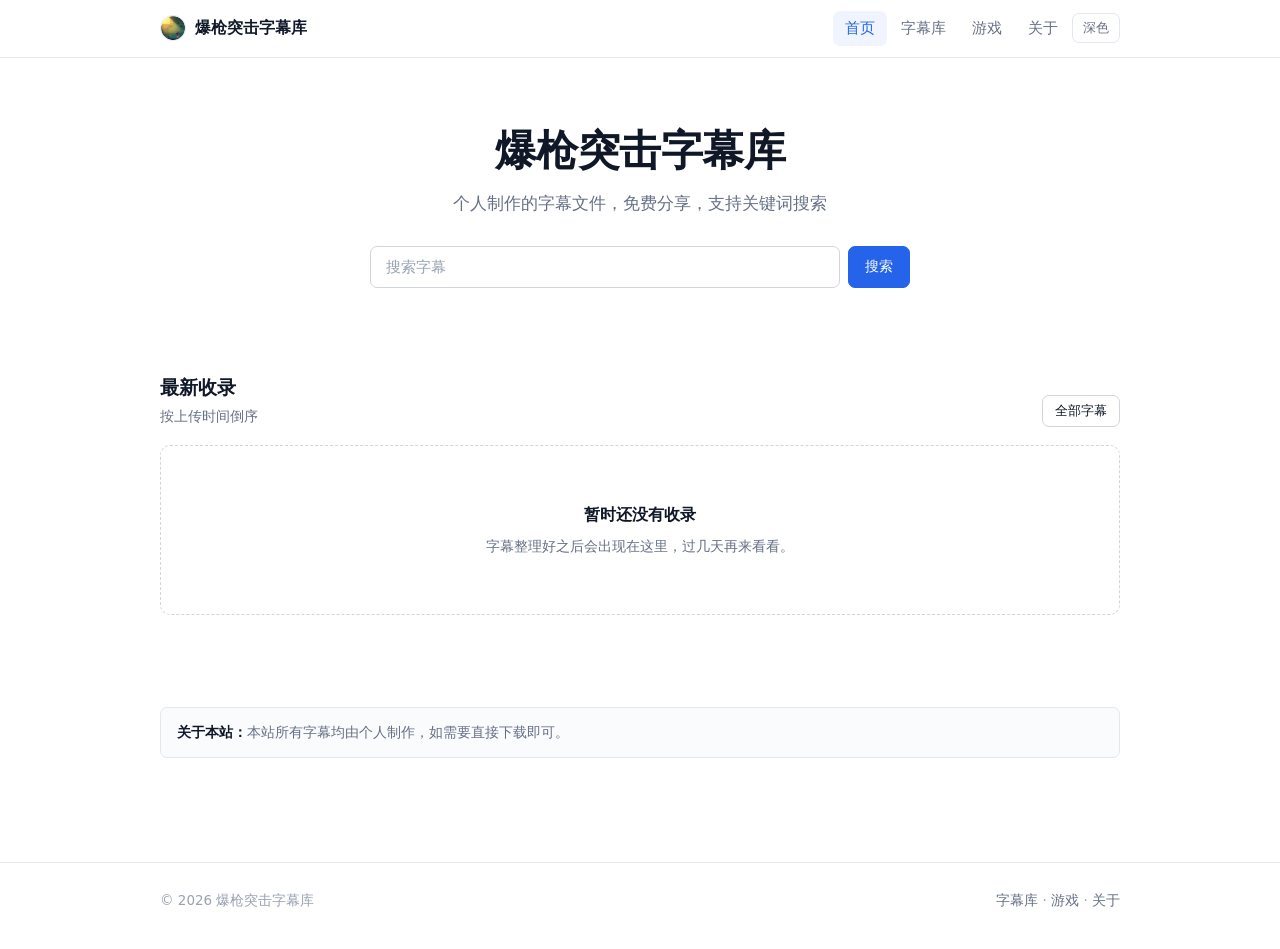
<file: index.html>
<!DOCTYPE html>
<html lang="zh-CN" data-theme="light">
<head>
<meta charset="UTF-8">
<meta name="viewport" content="width=device-width, initial-scale=1">
<title>爆枪突击字幕库</title>
<meta name="description" content="爆枪突击字幕库 —— 整理好的字幕文件，支持关键词搜索，点一下直接下载。">
<meta name="keywords" content="爆枪突击,字幕,字幕下载,ASS字幕,SRT字幕">
<link rel="canonical" href="https://bqtj.top/">

<meta property="og:type" content="website">
<meta property="og:title" content="爆枪突击字幕库">
<meta property="og:description" content="整理好的爆枪突击字幕文件，点一下直接下载。">
<meta property="og:url" content="https://bqtj.top/">
<meta property="og:image" content="https://bqtj.top/assets/img/favicon-180.png">
<meta name="twitter:card" content="summary">

<link rel="icon" type="image/png" sizes="32x32" href="/assets/img/favicon-32.png">
<link rel="apple-touch-icon" sizes="180x180" href="/assets/img/favicon-180.png">
<link rel="stylesheet" href="/assets/css/style.css?v=26">
<script>
/* 把字幕库索引的请求提前发出去，与 CSS/JS 并行下载。
   否则它要等脚本都就绪后才能发出，白白多等一个往返（实测国内大概 250ms+）。
   页面脚本会用 site.js 里的 loadJSON 复用这个 Promise。
   不带 no-cache：让浏览器 / EdgeOne 的 60 秒缓存生效 —— 否则每次导航都要多一次
   往返（实测 172–582ms）。要立刻看新数据按 Ctrl+F5。 */
window.__subsJson = fetch('/assets/data/subs.json');
</script>
</head>
<body>

<header class="site-header">
  <div class="container">
    <a class="brand" href="https://space.bilibili.com/1421373636" target="_blank" rel="noopener" title="爆枪突击的 B 站主页">
      <img class="brand-logo" src="/assets/img/logo.png" alt="">
      <span>爆枪突击字幕库</span>
    </a>
    <button class="icon-btn nav-toggle" id="navToggle" aria-label="菜单">菜单</button>
    <nav class="nav" id="siteNav">
      <a href="/" data-nav="home">首页</a>
      <a href="/subs/" data-nav="subs">字幕库</a>
      <a href="/games/" data-nav="games">游戏</a>
      <a href="/about" data-nav="about">关于</a>
      <button class="icon-btn" id="themeBtn" aria-label="切换主题">深色</button>
    </nav>
  </div>
</header>

<main>

  <!-- ============================ 首屏 ============================ -->
  <section class="hero">
    <div class="container">
      <h1>爆枪突击字幕库</h1>
      <p class="lead">
        个人制作的字幕文件，免费分享，支持关键词搜索
      </p>

      <form class="hero-search" action="/subs/" method="get">
        <input type="search" name="q" placeholder="搜索字幕" autocomplete="off" aria-label="搜索字幕">
        <button class="btn btn-primary" type="submit">搜索</button>
      </form>

      <!-- 首页不放「上一页 / 下一页」：首页是全站的起点，退回这里就重新开始记
           （见 site.js 的 navEnter），所以这里没有上一个/下一个可去 -->
    </div>
  </section>

  <!-- ============================ 最新收录 ============================ -->
  <section class="section">
    <div class="container">
      <div class="section-head">
        <div>
          <h2>最新收录</h2>
          <p class="sub">按上传时间倒序</p>
        </div>
        <a class="btn btn-sm" href="/subs/">全部字幕</a>
      </div>
      <div id="latestSubs"><div class="spinner"></div></div>
    </div>
  </section>

  <!-- ============================ 说明 ============================ -->
  <section class="section">
    <div class="container">
      <div class="notice">
        <div>
          <b>关于本站：</b>本站所有字幕均由个人制作，如需要直接下载即可。
        </div>
      </div>
    </div>
  </section>

</main>

<footer class="site-footer">
  <div class="container">
    <div>© <span data-year></span> 爆枪突击字幕库</div>
    <div>
      <a href="/subs/">字幕库</a> ·
      <a href="/games/">游戏</a> ·
      <a href="/about">关于</a>
    </div>
  </div>
</footer>

<script src="/assets/js/config.js?v=4"></script>
<script src="/assets/js/site.js?v=24"></script>
<script>
/* 首页：最新收录 */
(async function () {
  const $latest = document.getElementById('latestSubs');

  try {
    const data = await loadJSON('/assets/data/subs.json');
    const items = data.items || [];

    if (!items.length) {
      $latest.innerHTML = `<div class="empty"><h3>暂时还没有收录</h3>
        <p>字幕整理好之后会出现在这里，过几天再来看看。</p></div>`;
      return;
    }

    const recent = [...items]
      .sort((a, b) => String(b.mtime || '').localeCompare(String(a.mtime || '')))
      .slice(0, 8);

    $latest.className = 'file-list';
    /* 整行可点 → 字幕详情页，和字幕库完全一致（用户问「在首页为什么不能点击字幕」） */
    $latest.innerHTML = recent.map((f) => `
      <div class="file-row" data-href="${esc(subDetailUrl(f.path))}">
        ${f.thumb
          ? `<img class="file-thumb" src="${esc(fileUrl(f.thumbS || f.thumb))}" alt="" width="160" height="90" loading="lazy" decoding="async">`
          : `<div class="file-thumb placeholder ${esc(f.ext)}">${esc(f.ext)}</div>`}
        <div class="file-main">
          <a class="file-name" href="${esc(subDetailUrl(f.path))}">${esc(f.name)}</a>
          ${f.desc ? `<div class="file-desc">${esc(f.desc)}</div>` : ''}
          <div class="file-sub">
            <span>${humanSize(f.size)}</span>
            <span>·</span>
            <span>${relTime(f.mtime)}</span>
          </div>
        </div>
        <div class="file-actions">
          <a class="btn btn-sm btn-primary" href="${esc(fileUrl(f.path))}" download>下载</a>
          ${moreMenuHTML(f)}
        </div>
      </div>`).join('');

    bindRowClick($latest);
    bindMoreMenu($latest);
    bindCopyButtons($latest);
  } catch (err) {
    renderError($latest, err);
  }
})();
</script>
</body>
</html>
</file>
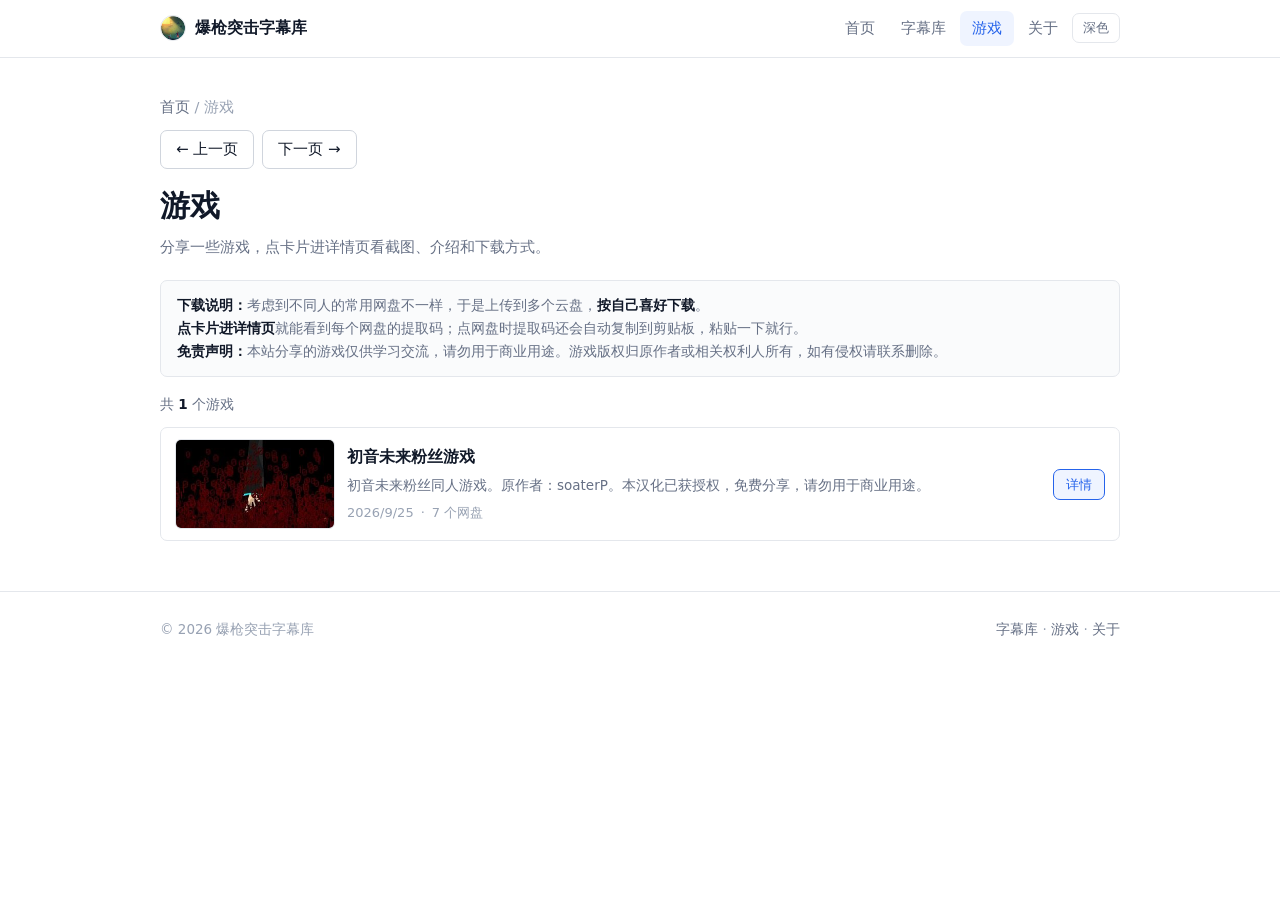
<file: games/index.html>
<!DOCTYPE html>
<html lang="zh-CN" data-theme="light">
<head>
<meta charset="UTF-8">
<meta name="viewport" content="width=device-width, initial-scale=1">
<title>游戏 · 爆枪突击字幕库</title>
<meta name="description" content="分享一些游戏，放在云盘，按自己喜好下载。">
<meta name="keywords" content="爆枪突击,小游戏,游戏下载">
<link rel="canonical" href="https://bqtj.top/games/">

<link rel="icon" type="image/png" sizes="32x32" href="/assets/img/favicon-32.png">
<link rel="apple-touch-icon" sizes="180x180" href="/assets/img/favicon-180.png">
<link rel="stylesheet" href="/assets/css/style.css?v=26">
<script>
/* 提前请求游戏索引，与 CSS/JS 并行（见首页里的同一段注释） */
window.__gamesJson = fetch('/assets/data/games.json');
</script>
</head>
<body>

<header class="site-header">
  <div class="container">
    <a class="brand" href="https://space.bilibili.com/1421373636" target="_blank" rel="noopener" title="爆枪突击的 B 站主页">
      <img class="brand-logo" src="/assets/img/logo.png" alt="">
      <span>爆枪突击字幕库</span>
    </a>
    <button class="icon-btn nav-toggle" id="navToggle" aria-label="菜单">菜单</button>
    <nav class="nav" id="siteNav">
      <a href="/" data-nav="home">首页</a>
      <a href="/subs/" data-nav="subs">字幕库</a>
      <a href="/games/" data-nav="games">游戏</a>
      <a href="/about" data-nav="about">关于</a>
      <button class="icon-btn" id="themeBtn" aria-label="切换主题">深色</button>
    </nav>
  </div>
</header>

<main>
  <div class="container">
    <div class="page-head">
      <div class="breadcrumb"><a href="/">首页</a> / 游戏</div>
      <div class="hist-nav">
        <button class="hist-btn" type="button" data-hist="back" title="回上一个页面">← 上一页</button>
        <button class="hist-btn" type="button" data-hist="forward" title="前进到下一个页面">下一页 →</button>
      </div>
      <h1>游戏</h1>
      <p>分享一些游戏，点卡片进详情页看截图、介绍和下载方式。</p>
    </div>
  </div>

  <!-- 列表上已经没有下载按钮了（都得进详情页），这里先把怎么下载讲清楚 -->
  <div class="container">
    <div class="notice">
      <div>
        <b>下载说明：</b>考虑到不同人的常用网盘不一样，于是上传到多个云盘，<b>按自己喜好下载</b>。<br>
        <b>点卡片进详情页</b>就能看到每个网盘的提取码；点网盘时提取码还会自动复制到剪贴板，粘贴一下就行。<br>
        <b>免责声明：</b>本站分享的游戏仅供学习交流，请勿用于商业用途。游戏版权归原作者或相关权利人所有，如有侵权请联系删除。
      </div>
    </div>
  </div>

  <div class="container">
    <div class="result-info" id="gameInfo">加载中…</div>
    <div class="game-list" id="gameList"><div class="spinner"></div></div>
  </div>
</main>

<footer class="site-footer">
  <div class="container">
    <div>© <span data-year></span> 爆枪突击字幕库</div>
    <div>
      <a href="/subs/">字幕库</a> ·
      <a href="/games/">游戏</a> ·
      <a href="/about">关于</a>
    </div>
  </div>
</footer>

<!-- 截图和放大查看都移到了详情页（/games/detail.html?id=xxx），列表里不再需要灯箱 -->

<script src="/assets/js/config.js?v=4"></script>
<script src="/assets/js/site.js?v=24"></script>
<script src="/assets/js/games.js?v=10"></script>
</body>
</html>
</file>
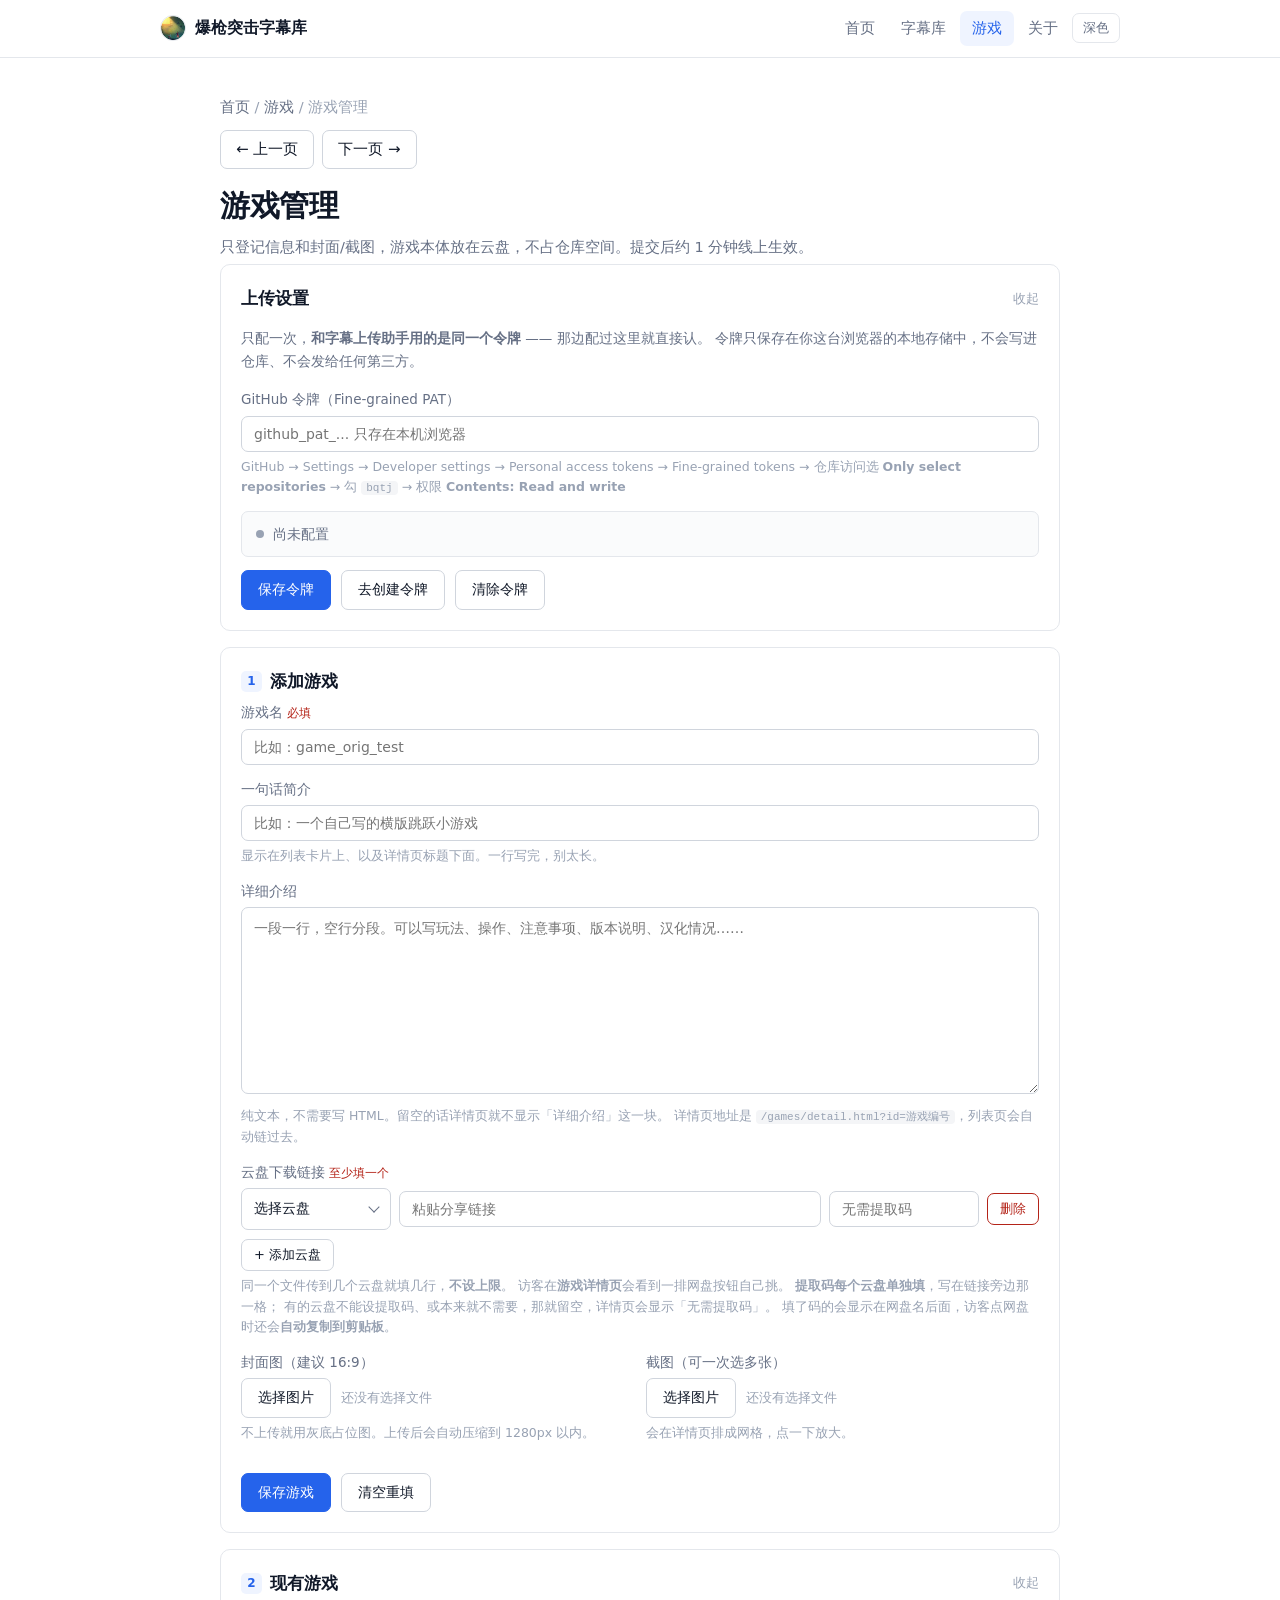
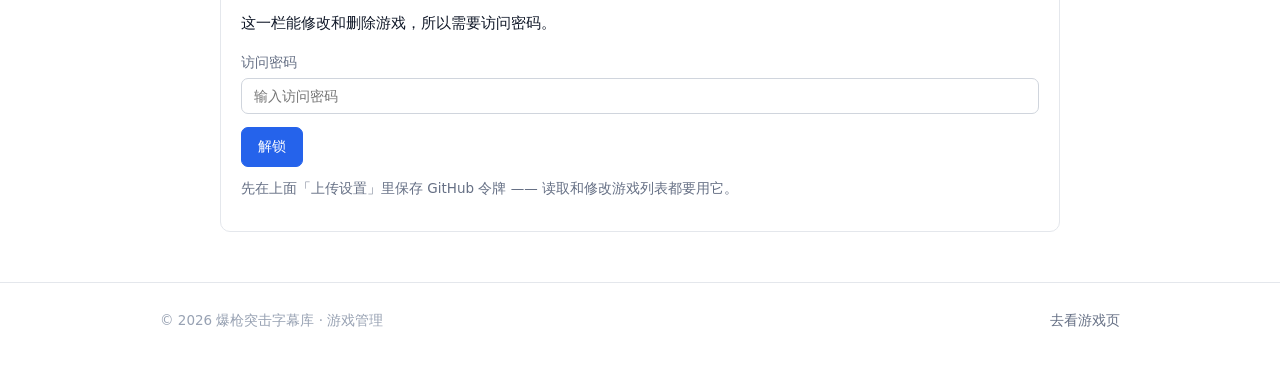
<file: games/admin/index.html>
<!DOCTYPE html>
<html lang="zh-CN" data-theme="light">
<head>
<meta charset="UTF-8">
<meta name="viewport" content="width=device-width, initial-scale=1">
<title>游戏管理 · 爆枪突击字幕库</title>
<meta name="robots" content="noindex, nofollow, noarchive">
<link rel="icon" type="image/png" sizes="32x32" href="/assets/img/favicon-32.png">
<link rel="apple-touch-icon" sizes="180x180" href="/assets/img/favicon-180.png">
<link rel="stylesheet" href="/assets/css/style.css?v=26">
</head>
<body>

<header class="site-header">
  <div class="container">
    <a class="brand" href="https://space.bilibili.com/1421373636" target="_blank" rel="noopener" title="爆枪突击的 B 站主页">
      <img class="brand-logo" src="/assets/img/logo.png" alt="">
      <span>爆枪突击字幕库</span>
    </a>
    <button class="icon-btn nav-toggle" id="navToggle" aria-label="菜单">菜单</button>
    <nav class="nav" id="siteNav">
      <a href="/" data-nav="home">首页</a>
      <a href="/subs/" data-nav="subs">字幕库</a>
      <a href="/games/" data-nav="games">游戏</a>
      <a href="/about" data-nav="about">关于</a>
      <button class="icon-btn" id="themeBtn" aria-label="切换主题">深色</button>
    </nav>
  </div>
</header>

<main class="admin-wrap">

  <div class="page-head">
    <div class="breadcrumb"><a href="/">首页</a> / <a href="/games/">游戏</a> / 游戏管理</div>
    <div class="hist-nav">
      <button class="hist-btn" type="button" data-hist="back" title="回上一个页面">← 上一页</button>
      <button class="hist-btn" type="button" data-hist="forward" title="前进到下一个页面">下一页 →</button>
    </div>
    <h1>游戏管理</h1>
    <p>只登记信息和封面/截图，游戏本体放在云盘，不占仓库空间。提交后约 1 分钟线上生效。</p>
  </div>

  <!-- ============ 设置（和字幕上传助手共用同一个令牌） ============ -->
  <details class="admin-card" id="setupCard">
    <summary>上传设置</summary>
    <p class="hint" style="margin-top:0">
      只配一次，<b>和字幕上传助手用的是同一个令牌</b> —— 那边配过这里就直接认。
      令牌只保存在你这台浏览器的本地存储中，不会写进仓库、不会发给任何第三方。
    </p>

    <div class="field">
      <label for="token">GitHub 令牌（Fine-grained PAT）</label>
      <input class="input" type="password" id="token" autocomplete="off" spellcheck="false"
             placeholder="github_pat_... 只存在本机浏览器">
      <div class="tip">
        GitHub → Settings → Developer settings → Personal access tokens → Fine-grained tokens →
        仓库访问选 <b>Only select repositories</b> → 勾 <code>bqtj</code> → 权限 <b>Contents: Read and write</b>
      </div>
    </div>

    <div class="conn" id="connBox" style="margin-bottom:13px">
      <span class="dot-state"></span>
      <span class="conn-msg" id="connMsg">尚未配置</span>
    </div>

    <div class="file-actions">
      <button class="btn btn-primary" id="btnSaveToken">保存令牌</button>
      <a class="btn" href="https://github.com/settings/personal-access-tokens/new" target="_blank" rel="noopener">去创建令牌</a>
      <button class="btn" id="btnForget">清除令牌</button>
    </div>
  </details>

  <!-- ============ ① 添加 / 编辑 ============ -->
  <section class="admin-card">
    <h2><span class="num">1</span>添加游戏<span class="h2-tail" id="formMode"></span></h2>

    <div class="field">
      <label for="gName">游戏名 <b class="req">必填</b></label>
      <input class="input" id="gName" autocomplete="off" placeholder="比如：game_orig_test">
    </div>

    <div class="field">
      <label for="gBrief">一句话简介</label>
      <input class="input" id="gBrief" autocomplete="off" placeholder="比如：一个自己写的横版跳跃小游戏">
      <div class="tip">显示在列表卡片上、以及详情页标题下面。一行写完，别太长。</div>
    </div>

    <div class="field">
      <label for="gDetail">详细介绍</label>
      <textarea class="textarea" id="gDetail" rows="7"
                placeholder="一段一行，空行分段。可以写玩法、操作、注意事项、版本说明、汉化情况……"></textarea>
      <div class="tip">
        纯文本，不需要写 HTML。留空的话详情页就不显示「详细介绍」这一块。
        详情页地址是 <code>/games/detail.html?id=游戏编号</code>，列表页会自动链过去。
      </div>
    </div>

    <div class="field">
      <label>云盘下载链接 <b class="req">至少填一个</b></label>
      <div class="link-list" id="linkList"></div>
      <div class="file-actions" style="margin-top:9px">
        <button class="btn btn-sm" id="btnAddLink" type="button">+ 添加云盘</button>
      </div>
      <div class="tip">
        同一个文件传到几个云盘就填几行，<b>不设上限</b>。
        访客在<b>游戏详情页</b>会看到一排网盘按钮自己挑。
        <b>提取码每个云盘单独填</b>，写在链接旁边那一格；
        有的云盘不能设提取码、或本来就不需要，那就留空，详情页会显示「无需提取码」。
        填了码的会显示在网盘名后面，访客点网盘时还会<b>自动复制到剪贴板</b>。
      </div>
      <!-- 下面是「云盘名」下拉里的常用选项。想加别的云盘，在这里加一行 <option> 就行，
           页面上的下拉会自动带上它。列表里没有的云盘，在使用时直接手写也可以。 -->
      <datalist id="driveNames">
        <option value="123云盘"></option>
        <option value="百度网盘"></option>
        <option value="阿里云盘"></option>
        <option value="夸克网盘"></option>
        <option value="天翼云盘"></option>
        <option value="蓝奏云"></option>
        <option value="UC网盘"></option>
        <option value="迅雷云盘"></option>
        <option value="腾讯微云"></option>
        <option value="MEGA"></option>
        <option value="MediaFire"></option>
      </datalist>
    </div>

    <div class="field-row">
      <div class="field">
        <label for="gCover">封面图（建议 16:9）</label>
        <div class="filepick">
          <button class="btn" type="button" data-pick="gCover">选择图片</button>
          <span class="filepick-name" id="coverName">还没有选择文件</span>
        </div>
        <input type="file" id="gCover" accept="image/*" hidden>
        <div class="tip">不上传就用灰底占位图。上传后会自动压缩到 1280px 以内。</div>
      </div>
      <div class="field">
        <label for="gShots">截图（可一次选多张）</label>
        <div class="filepick">
          <button class="btn" type="button" data-pick="gShots">选择图片</button>
          <span class="filepick-name" id="shotsName">还没有选择文件</span>
        </div>
        <input type="file" id="gShots" accept="image/*" multiple hidden>
        <div class="tip">会在详情页排成网格，点一下放大。</div>
      </div>
    </div>

    <div class="preview" id="preview" hidden></div>

    <div class="file-actions" style="margin-top:16px">
      <button class="btn btn-primary" id="btnSaveGame">保存游戏</button>
      <button class="btn" id="btnResetForm">清空重填</button>
    </div>

    <div class="log" id="log" hidden></div>
  </section>

  <!-- ============ ② 现有游戏（展开需密码，和字幕管理一样） ============ -->
  <details class="admin-card" id="listCard" open>
    <summary><span class="num">2</span>现有游戏</summary>

    <!-- 未解锁：只显示这一块 -->
    <div id="listLock">
      <p class="hint" style="margin-top:0">
        这一栏能修改和删除游戏，所以需要访问密码。
      </p>
      <div class="field">
        <label for="listPwd">访问密码</label>
        <input class="input" type="password" id="listPwd" autocomplete="off" spellcheck="false"
               placeholder="输入访问密码">
      </div>
      <div class="file-actions">
        <button class="btn btn-primary" id="listUnlock">解锁</button>
      </div>
      <div class="result-info" id="listLockMsg" style="margin-top:10px"></div>
    </div>

    <!-- 解锁后才显示 -->
    <div id="listBody" hidden>
      <div class="card-tools">
        <input class="input" type="search" id="gSearch" autocomplete="off" placeholder="搜索游戏名">
        <button class="btn btn-sm" id="btnReload">刷新列表</button>
        <span class="result-info" id="listInfo">加载中…</span>
      </div>

      <div class="mg-list" id="gList"><div class="result-info">加载中…</div></div>
    </div>
  </details>

</main>

<!-- 发送状态提示：每次和 GitHub 通信都会亮一下，用来看清请求到底发出去没有 -->
<div class="send-toast" id="sendToast" role="status" aria-live="polite" hidden></div>

<footer class="site-footer">
  <div class="container">
    <div>© <span data-year></span> 爆枪突击字幕库 · 游戏管理</div>
    <div><a href="/games/">去看游戏页</a></div>
  </div>
</footer>

<script src="/assets/js/config.js?v=4"></script>
<script src="/assets/js/site.js?v=24"></script>
<script src="/assets/js/games-admin.js?v=9"></script>
</body>
</html>
</file>
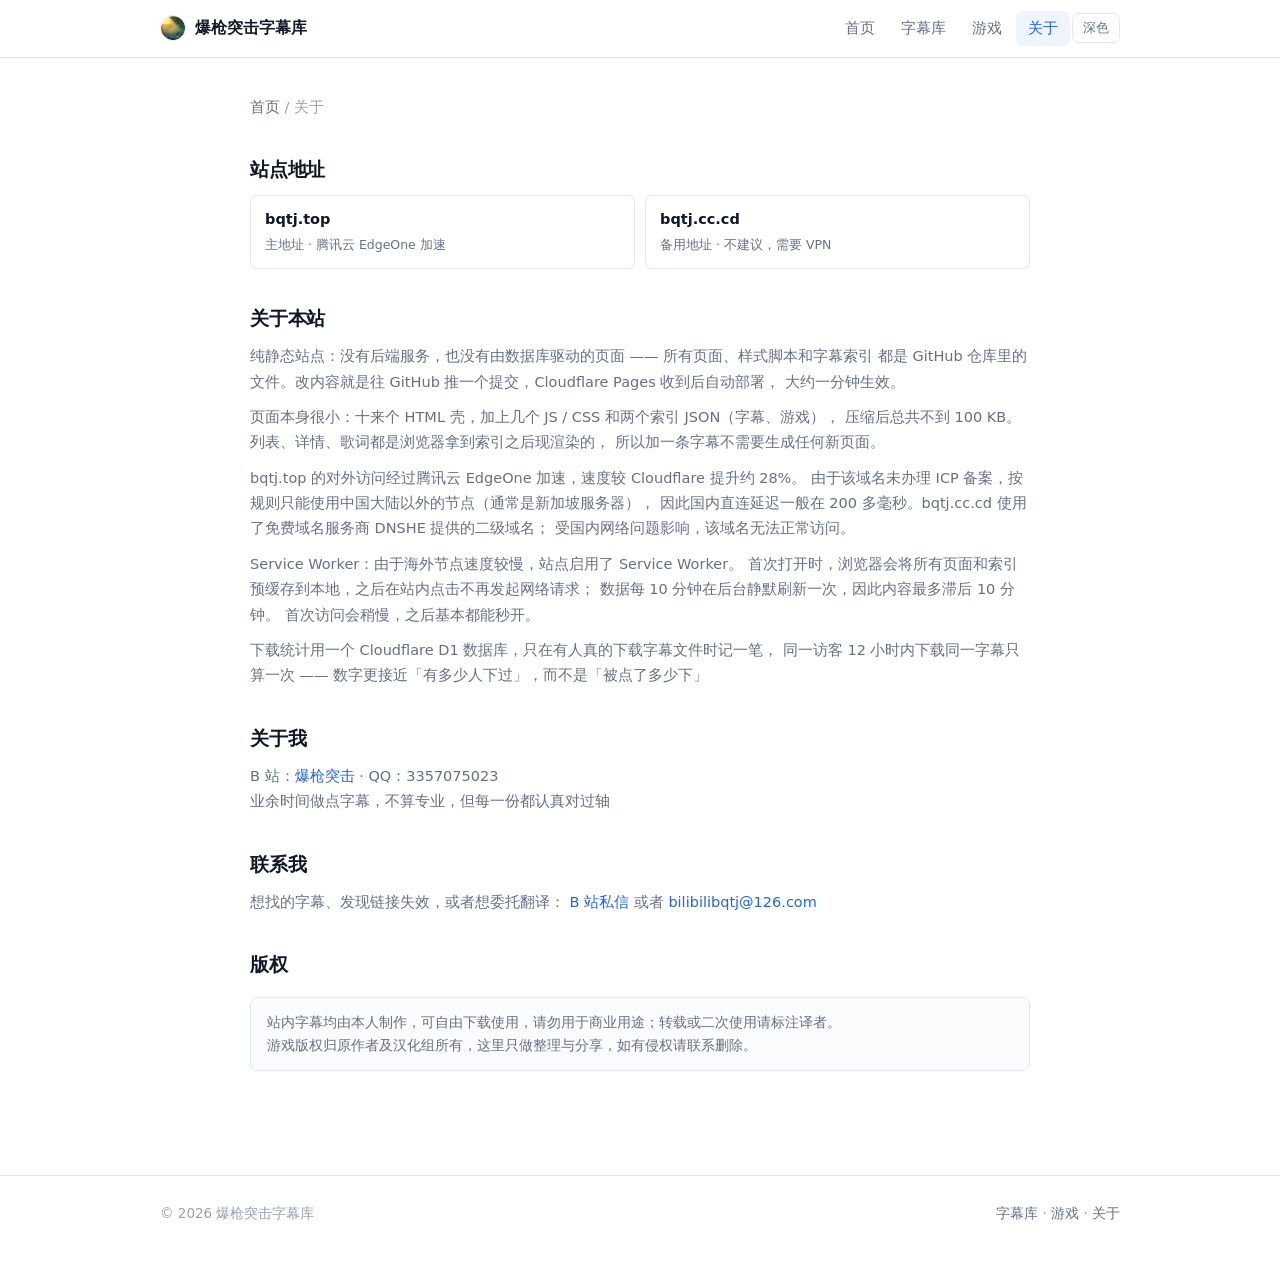
<file: about.html>
<!DOCTYPE html>
<html lang="zh-CN" data-theme="light">
<head>
<meta charset="UTF-8">
<meta name="viewport" content="width=device-width, initial-scale=1">
<title>关于本站 · 爆枪突击字幕库</title>
<meta name="description" content="关于爆枪突击字幕库：一个把字幕整理好、让人能直接下载的小站。">
<link rel="canonical" href="https://bqtj.top/about">
<link rel="icon" type="image/png" sizes="32x32" href="/assets/img/favicon-32.png">
<link rel="apple-touch-icon" sizes="180x180" href="/assets/img/favicon-180.png">
<link rel="stylesheet" href="/assets/css/style.css?v=26">
</head>
<body>

<header class="site-header">
  <div class="container">
    <a class="brand" href="https://space.bilibili.com/1421373636" target="_blank" rel="noopener" title="爆枪突击的 B 站主页">
      <img class="brand-logo" src="/assets/img/logo.png" alt="">
      <span>爆枪突击字幕库</span>
    </a>
    <button class="icon-btn nav-toggle" id="navToggle" aria-label="菜单">菜单</button>
    <nav class="nav" id="siteNav">
      <a href="/" data-nav="home">首页</a>
      <a href="/subs/" data-nav="subs">字幕库</a>
      <a href="/games/" data-nav="games">游戏</a>
      <a href="/about" data-nav="about">关于</a>
      <button class="icon-btn" id="themeBtn" aria-label="切换主题">深色</button>
    </nav>
  </div>
</header>

<main>
  <div class="container" style="max-width:820px">
    <div class="page-head">
      <div class="breadcrumb"><a href="/">首页</a> / 关于</div>
    </div>

    <section class="section about" style="padding-top:20px">
      <!-- 地址放第一块：不少人点进「关于」就是为了找一个能打开的地址 -->
      <h2>站点地址</h2>
      <div class="about-addr">
        <a class="addr-card" href="https://bqtj.top/">
          <b>bqtj.top</b>
          <span>主地址 · 腾讯云 EdgeOne 加速</span>
        </a>
        <a class="addr-card" href="https://bqtj.cc.cd/">
          <b>bqtj.cc.cd</b>
          <span>备用地址 · 不建议，需要 VPN</span>
        </a>
      </div>

      <h2>关于本站</h2>
      <p>
        纯静态站点：没有后端服务，也没有由数据库驱动的页面 —— 所有页面、样式脚本和字幕索引
        都是 GitHub 仓库里的文件。改内容就是往 GitHub 推一个提交，Cloudflare Pages 收到后自动部署，
        大约一分钟生效。
      </p>
      <p>
        页面本身很小：十来个 HTML 壳，加上几个 JS / CSS 和两个索引 JSON（字幕、游戏），
        压缩后总共不到 100 KB。列表、详情、歌词都是浏览器拿到索引之后现渲染的，
        所以加一条字幕不需要生成任何新页面。
      </p>
      <p>
        bqtj.top 的对外访问经过腾讯云 EdgeOne 加速，速度较 Cloudflare 提升约 28%。
        由于该域名未办理 ICP 备案，按规则只能使用中国大陆以外的节点（通常是新加坡服务器），
        因此国内直连延迟一般在 200 多毫秒。bqtj.cc.cd 使用了免费域名服务商 DNSHE 提供的二级域名；
        受国内网络问题影响，该域名无法正常访问。
      </p>
      <p>
        Service Worker：由于海外节点速度较慢，站点启用了 Service Worker。
        首次打开时，浏览器会将所有页面和索引预缓存到本地，之后在站内点击不再发起网络请求；
        数据每 10 分钟在后台静默刷新一次，因此内容最多滞后 10 分钟。
        首次访问会稍慢，之后基本都能秒开。
      </p>
      <p>
        下载统计用一个 Cloudflare D1 数据库，只在有人真的下载字幕文件时记一笔，
        同一访客 12 小时内下载同一字幕只算一次 —— 数字更接近「有多少人下过」，而不是「被点了多少下」
      </p>

      <h2>关于我</h2>
      <p>
        B 站：<a href="https://space.bilibili.com/1421373636" target="_blank" rel="noopener" title="space.bilibili.com/1421373636">爆枪突击</a>
        · QQ：3357075023<br>
        业余时间做点字幕，不算专业，但每一份都认真对过轴
      </p>

      <h2>联系我</h2>
      <p>
        想找的字幕、发现链接失效，或者想委托翻译：
        <a href="https://message.bilibili.com/?spm_id_from=333.1387.0.0#/whisper/mid1421373636" target="_blank" rel="noopener">B 站私信</a>
        或者 <a href="mailto:bilibilibqtj@126.com">bilibilibqtj@126.com</a>
      </p>

      <h2>版权</h2>
      <div class="notice">
        <div>
          站内字幕均由本人制作，可自由下载使用，请勿用于商业用途；转载或二次使用请标注译者。<br>
          游戏版权归原作者及汉化组所有，这里只做整理与分享，如有侵权请联系删除。
        </div>
      </div>
    </section>
  </div>
</main>

<footer class="site-footer">
  <div class="container">
    <div>© <span data-year></span> 爆枪突击字幕库</div>
    <div>
      <a href="/subs/">字幕库</a> ·
      <a href="/games/">游戏</a> ·
      <a href="/about">关于</a>
    </div>
  </div>
</footer>

<script src="/assets/js/config.js?v=4"></script>
<script src="/assets/js/site.js?v=24"></script>
</body>
</html>
</file>
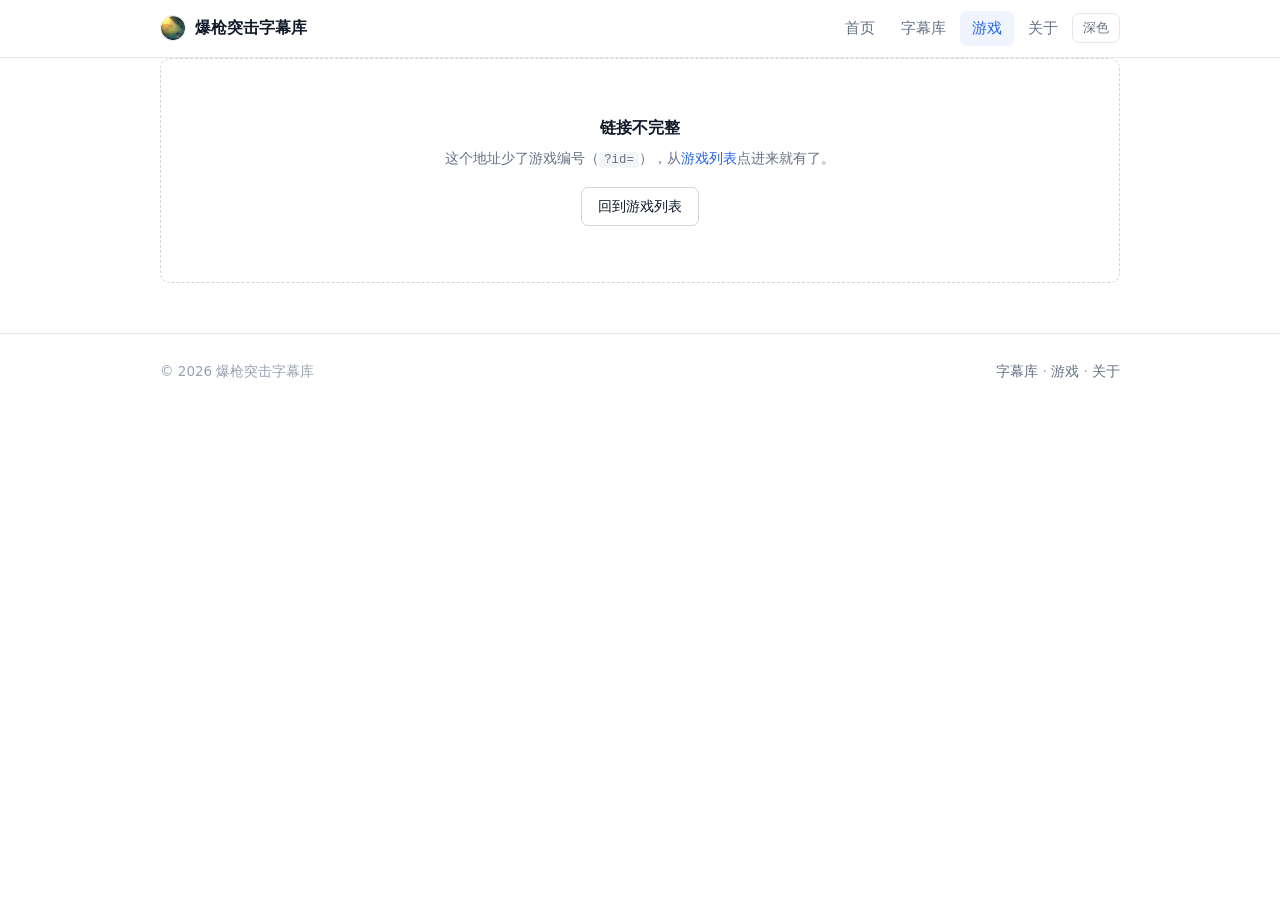
<file: games/detail.html>
<!DOCTYPE html>
<html lang="zh-CN" data-theme="light">
<head>
<meta charset="UTF-8">
<meta name="viewport" content="width=device-width, initial-scale=1">
<title>游戏详情 · 爆枪突击字幕库</title>
<meta name="description" content="游戏详细介绍、截图和云盘下载地址。">
<link rel="icon" type="image/png" sizes="32x32" href="/assets/img/favicon-32.png">
<link rel="apple-touch-icon" sizes="180x180" href="/assets/img/favicon-180.png">
<link rel="stylesheet" href="/assets/css/style.css?v=26">
<script>
/* 提前请求游戏索引，与 CSS/JS 并行（同游戏列表页的写法） */
window.__gamesJson = fetch('/assets/data/games.json');
</script>
</head>
<body>

<header class="site-header">
  <div class="container">
    <a class="brand" href="https://space.bilibili.com/1421373636" target="_blank" rel="noopener" title="爆枪突击的 B 站主页">
      <img class="brand-logo" src="/assets/img/logo.png" alt="">
      <span>爆枪突击字幕库</span>
    </a>
    <button class="icon-btn nav-toggle" id="navToggle" aria-label="菜单">菜单</button>
    <nav class="nav" id="siteNav">
      <a href="/" data-nav="home">首页</a>
      <a href="/subs/" data-nav="subs">字幕库</a>
      <a href="/games/" data-nav="games">游戏</a>
      <a href="/about" data-nav="about">关于</a>
      <button class="icon-btn" id="themeBtn" aria-label="切换主题">深色</button>
    </nav>
  </div>
</header>

<main>
  <!-- 整页内容由 game-detail.js 按 ?id= 渲染。
       这里给个「加载中」的壳，避免 JS 没跑起来时整页白屏、看不出发生了什么。 -->
  <div class="container" id="gdBox" style="padding-top:38px;padding-bottom:8px"><div class="spinner"></div></div>
</main>

<footer class="site-footer">
  <div class="container">
    <div>© <span data-year></span> 爆枪突击字幕库</div>
    <div>
      <a href="/subs/">字幕库</a> ·
      <a href="/games/">游戏</a> ·
      <a href="/about">关于</a>
    </div>
  </div>
</footer>

<!-- 点截图放大看 -->
<div class="lightbox" id="lightbox" hidden>
  <img id="lightboxImg" alt="">
</div>

<script src="/assets/js/config.js?v=4"></script>
<script src="/assets/js/site.js?v=24"></script>
<script src="/assets/js/game-detail.js?v=5"></script>
</body>
</html>
</file>
<file: assets/css/style.css>
/* ==========================================================================
   爆枪突击字幕库 — 全站样式
   设计原则：浅色默认、无渐变、无装饰性光晕，尽量简洁。
   改配色只需改下面这两个变量块。
   ========================================================================== */

/* 浅色（默认） */
:root {
  --bg: #ffffff;
  --bg-soft: #fafbfc;
  --surface: #ffffff;
  --surface-2: #f4f5f7;

  --border: #e4e7ec;
  --border-strong: #d0d5dd;

  --text: #101828;
  --text-muted: #667085;
  --text-dim: #98a2b3;

  --accent: #2563eb;
  --accent-soft: #eff4ff;
  --ok: #059669;
  --ok-soft: #ecfdf5;
  --warn: #b45309;
  --warn-soft: #fffbeb;
  --danger: #b42318;
  --danger-soft: #fef3f2;

  --code-bg: #f4f5f7;

  --radius: 10px;
  --radius-sm: 7px;

  --maxw: 1000px;
  --header-h: 58px;

  --font: system-ui, -apple-system, "Segoe UI", "Microsoft YaHei", "PingFang SC",
    "Hiragino Sans GB", sans-serif;
  --font-mono: ui-monospace, "Cascadia Code", Consolas, "Courier New", monospace;
}

/* 深色（用户手动切换后） */
html[data-theme="dark"] {
  --bg: #101216;
  --bg-soft: #14171c;
  --surface: #161a20;
  --surface-2: #1e232b;

  --border: #262c36;
  --border-strong: #39414e;

  --text: #e6e8ec;
  --text-muted: #98a1af;
  --text-dim: #6c7684;

  --accent: #5b91f5;
  --accent-soft: #172236;
  --ok: #34d399;
  --ok-soft: #10281f;
  --warn: #fbbf24;
  --warn-soft: #2a2210;
  --danger: #f97066;
  --danger-soft: #2d1513;

  --code-bg: #1b1f27;
}

/* 切换主题时，让全站元素用同一条过渡曲线一起变色。
   不加这段的话：本身就带 transition 的元素（.btn / .nav a / .icon-btn）在慢慢渐变，
   而 body、.file-row 这些没有 transition 的会瞬间跳变 ——
   切换的那一刹那画面是「有的还在浅色、有的已经黑了」的参差不齐。
   只在切换的 220ms 内挂上 html.theme-anim，所以不影响平时的 hover 动画。

   类名故意写两遍（html.theme-anim.theme-anim）把特异性提到 (0,2,1)。
   实测教训：只写一遍是 (0,1,1)，会和 .nav a / .hero-search input 这类
   「类+标签」选择器打平；它们在文件后面，按顺序反而盖住这里，
   结果那些元素仍旧瞬间跳变（测出来 input 的背景 60ms 就已经是终值）。

   故意不用 !important：文件末尾那条
   「prefers-reduced-motion 时 * { transition: none !important }」还要能生效。 */
html.theme-anim.theme-anim *,
html.theme-anim.theme-anim *::before,
html.theme-anim.theme-anim *::after {
  transition: background-color 0.18s ease, border-color 0.18s ease,
    color 0.18s ease, box-shadow 0.18s ease, fill 0.18s ease, stroke 0.18s ease;
}

* { box-sizing: border-box; }

/* hidden 属性必须能盖过我们自己写的 display。
   浏览器默认的 [hidden] { display: none } 特异性太低，会被 .file-actions{display:flex}
   这类规则覆盖 —— 结果「隐藏」的元素反而一直显示（裁剪框、上传按钮都踩过这个坑）。 */
[hidden] { display: none !important; }

body {
  margin: 0;
  min-height: 100vh;
  font-family: var(--font);
  font-size: 15px;
  line-height: 1.65;
  color: var(--text);
  background: var(--bg);
  -webkit-font-smoothing: antialiased;
}

a { color: var(--accent); text-decoration: none; }
a:hover { text-decoration: underline; }

img { max-width: 100%; display: block; }

/* 去掉浏览器给 <input type="search"> 画的原生清除按钮。
   不去掉的话，它会和字幕库自己那个「×」同时出现，看起来像两个删除号。
   注意：必须分开写 —— 如果在选择器列表里塞进引擎不认识的伪元素（比如 ::-ms-clear），
   整条规则会被直接丢弃，等于没写。 */
input[type="search"]::-webkit-search-cancel-button {
  -webkit-appearance: none;
  appearance: none;
  display: none;
}
input[type="search"]::-webkit-search-decoration {
  -webkit-appearance: none;
  appearance: none;
}

code, kbd { font-family: var(--font-mono); font-size: 0.88em; }
code {
  background: var(--code-bg);
  padding: 1px 5px;
  border-radius: 4px;
}
kbd {
  background: var(--code-bg);
  border: 1px solid var(--border);
  border-radius: 4px;
  padding: 0 5px;
  font-size: 0.85em;
}

.container {
  width: 100%;
  max-width: var(--maxw);
  margin: 0 auto;
  padding: 0 20px;
}

/* ============================ 顶部导航 ============================ */

.site-header {
  position: sticky;
  top: 0;
  z-index: 50;
  height: var(--header-h);
  display: flex;
  align-items: center;
  background: var(--bg);
  border-bottom: 1px solid var(--border);
}

.site-header .container {
  display: flex;
  align-items: center;
  gap: 16px;
}

.brand {
  display: flex;
  align-items: center;
  gap: 9px;
  font-weight: 600;
  font-size: 15.5px;
  color: var(--text);
  white-space: nowrap;
}
.brand:hover { text-decoration: none; }

.brand-logo {
  width: 26px;
  height: 26px;
  border-radius: 50%;
  object-fit: cover;
  flex: 0 0 auto;
  border: 1px solid var(--border);
}

.nav {
  display: flex;
  align-items: center;
  gap: 2px;
  margin-left: auto;
}

.nav a {
  padding: 6px 12px;
  border-radius: var(--radius-sm);
  color: var(--text-muted);
  font-size: 14.5px;
  transition: background 0.14s, color 0.14s;
  white-space: nowrap;
}
.nav a:hover { color: var(--text); background: var(--surface-2); text-decoration: none; }
.nav a.active { color: var(--accent); background: var(--accent-soft); font-weight: 500; }

/* ============================ 按钮 ============================ */

.btn {
  display: inline-flex;
  align-items: center;
  justify-content: center;
  gap: 6px;
  padding: 9px 16px;
  border-radius: var(--radius-sm);
  border: 1px solid var(--border-strong);
  background: var(--surface);
  color: var(--text);
  font-size: 14px;
  line-height: 1.4;   /* 必须显式设：<button> 默认 line-height:normal，而 <a> 会继承 body 的 1.65，两者高度会差 5px */
  font-weight: 500;
  font-family: inherit;
  cursor: pointer;
  transition: background 0.14s, border-color 0.14s, color 0.14s;
  white-space: nowrap;
}
.btn:hover { background: var(--surface-2); text-decoration: none; }
.btn:disabled { opacity: 0.45; cursor: not-allowed; }

.btn-primary {
  background: var(--accent);
  border-color: var(--accent);
  color: #fff;
}
.btn-primary:hover { background: var(--accent); filter: brightness(0.94); }

.btn-sm { padding: 6px 12px; font-size: 13px; }

.btn-danger { border-color: var(--danger); color: var(--danger); }
.btn-danger:hover { background: var(--danger-soft); border-color: var(--danger); }

.icon-btn {
  display: grid;
  place-items: center;
  padding: 5px 10px;
  border: 1px solid var(--border);
  border-radius: var(--radius-sm);
  background: var(--surface);
  color: var(--text-muted);
  cursor: pointer;
  font-size: 13px;
  font-family: inherit;
  transition: 0.14s;
}
.icon-btn:hover { color: var(--text); background: var(--surface-2); }

/* ============================ 首屏 ============================ */

.hero {
  padding: 68px 0 46px;
  text-align: center;
}

.hero h1 {
  margin: 0 0 14px;
  font-size: clamp(28px, 4.6vw, 42px);
  line-height: 1.2;
  font-weight: 700;
  letter-spacing: -0.5px;
}

.hero p.lead {
  margin: 0 auto 28px;
  max-width: 560px;
  color: var(--text-muted);
  font-size: clamp(14.5px, 1.8vw, 16.5px);
}

.hero-search {
  display: flex;
  gap: 8px;
  max-width: 540px;
  margin: 0 auto;
}

.hero-search input {
  flex: 1;
  padding: 11px 15px;
  border-radius: var(--radius-sm);
  border: 1px solid var(--border-strong);
  background: var(--surface);
  color: var(--text);
  font-size: 15px;
  font-family: inherit;
  outline: none;
  transition: border-color 0.14s, box-shadow 0.14s;
}
.hero-search input:focus {
  border-color: var(--accent);
  box-shadow: 0 0 0 3px var(--accent-soft);
}
.hero-search input::placeholder { color: var(--text-dim); }

/* ============================ 区块 ============================ */

.section { padding: 38px 0; }

.section-head {
  display: flex;
  align-items: flex-end;
  justify-content: space-between;
  gap: 16px;
  margin-bottom: 18px;
  flex-wrap: wrap;
}

.section-head h2 {
  margin: 0;
  font-size: 19px;
  font-weight: 600;
}

.section-head .sub {
  margin: 2px 0 0;
  color: var(--text-muted);
  font-size: 13.5px;
}

/* ============================ 页头 ============================ */

.page-head { padding: 38px 0 4px; }

.page-head h1 {
  margin: 0 0 6px;
  font-size: clamp(23px, 3.2vw, 30px);
  font-weight: 700;
  letter-spacing: -0.3px;
}

.page-head p {
  margin: 0;
  color: var(--text-muted);
  font-size: 14.5px;
}

.breadcrumb {
  font-size: 14.5px;
  color: var(--text-dim);
  margin-bottom: 10px;
}
.breadcrumb a { color: var(--text-muted); font-weight: 500; }

/* 面包屑下面那对「上一页 / 下一页」箭头（点击委托在 site.js）。
   用户要求「返回调大」：整个站上唯一用来「返回」的就是上面那条面包屑，
   所以面包屑字号也一并调大，而这对按钮比它再大一点、给足点击区域。
   放在每个带面包屑的页面上（含三个 JS 渲染的详情页）—— 只放管理页的话，
   点「上一页」退到没按钮的页面后，「下一页」就再也找不回来了。 */
.hist-nav { display: flex; gap: 8px; margin: 0 0 12px; }
.hist-btn {
  display: inline-flex;
  align-items: center;
  gap: 6px;
  padding: 8px 15px;
  border: 1px solid var(--border-strong);
  border-radius: var(--radius-sm);
  background: var(--surface);
  color: var(--text);
  font-family: inherit;
  font-size: 15px;
  font-weight: 500;
  line-height: 1.4;      /* <button> 默认 normal，与 <a> 不一行 */
  cursor: pointer;
  transition: background 0.14s, border-color 0.14s, color 0.14s;
}
.hist-btn:hover { background: var(--surface-2); border-color: var(--accent); color: var(--accent); }
.hist-btn:active { background: var(--accent-soft); }

/* ============================ 提示条 ============================ */

.notice {
  display: flex;
  gap: 10px;
  padding: 13px 16px;
  border-radius: var(--radius-sm);
  background: var(--bg-soft);
  border: 1px solid var(--border);
  color: var(--text-muted);
  font-size: 13.5px;
  margin: 16px 0;
  line-height: 1.7;
}
.notice b { color: var(--text); }

/* ============================ 关于页 ============================ */
/* 之前整页全靠内联样式（每个 h2 都挂着 margin-top:34px），间距不一致、
   列表用 <br>+「·」手搓，窄屏一换行就散。这里统一成一套规则。 */

.about h2 {
  margin: 34px 0 10px;
  font-size: 19px;
  font-weight: 600;
  letter-spacing: -0.2px;
}
.about h2:first-child { margin-top: 0; }

.about p {
  margin: 0 0 10px;
  color: var(--text-muted);
  font-size: 14.5px;
  line-height: 1.75;
}
.about p:last-child { margin-bottom: 0; }

.about-list {
  margin: 0 0 10px;
  padding-left: 20px;
  color: var(--text-muted);
  font-size: 14.5px;
  line-height: 1.75;
}
.about-list li { margin-bottom: 6px; }
.about-list li:last-child { margin-bottom: 0; }
.about-list b { color: var(--text); }

/* 站点地址：做成两块可点的卡片，放最前面 */
.about-addr {
  display: grid;
  grid-template-columns: repeat(auto-fit, minmax(210px, 1fr));
  gap: 10px;
}
.addr-card {
  display: flex;
  flex-direction: column;
  gap: 3px;
  padding: 12px 14px;
  border: 1px solid var(--border);
  border-radius: var(--radius-sm);
  background: var(--surface);
  color: var(--text);
  text-decoration: none;
  transition: border-color 0.14s, background 0.14s;
}
.addr-card:hover { border-color: var(--accent); background: var(--bg-soft); }
.addr-card b { font-size: 14.5px; font-weight: 600; }
.addr-card span { font-size: 12.5px; color: var(--text-muted); }

.about-foot {
  margin-top: 34px;
  padding-top: 16px;
  border-top: 1px solid var(--border);
  color: var(--text-dim);
  font-size: 12.5px;
  line-height: 1.7;
}

/* ============================ 工具栏 ============================ */

.toolbar {
  position: sticky;
  top: var(--header-h);
  z-index: 20;
  padding: 12px 0;
  background: var(--bg);
  border-bottom: 1px solid var(--border);
  margin-bottom: 18px;
}

.toolbar-row {
  display: flex;
  gap: 9px;
  flex-wrap: wrap;
  align-items: center;
}

.search-box {
  position: relative;
  flex: 1 1 300px;
  min-width: 200px;
}

.search-box input {
  width: 100%;
  padding: 10px 36px 10px 13px;
  border-radius: var(--radius-sm);
  border: 1px solid var(--border-strong);
  background: var(--surface);
  color: var(--text);
  font-size: 14.5px;
  font-family: inherit;
  outline: none;
  transition: border-color 0.14s, box-shadow 0.14s;
}
.search-box input:focus {
  border-color: var(--accent);
  box-shadow: 0 0 0 3px var(--accent-soft);
}
.search-box input::placeholder { color: var(--text-dim); }

.search-box .s-clear {
  position: absolute;
  right: 7px;
  top: 50%;
  transform: translateY(-50%);
  border: 0;
  background: none;
  color: var(--text-dim);
  cursor: pointer;
  font-size: 15px;
  line-height: 1;
  padding: 4px 6px;
  border-radius: 4px;
  display: none;
}
.search-box .s-clear:hover { color: var(--text); background: var(--surface-2); }
.search-box.has-value .s-clear { display: block; }

select.control {
  padding: 10px 34px 10px 12px;
  border-radius: var(--radius-sm);
  border: 1px solid var(--border-strong);
  background: var(--surface);
  color: var(--text);
  font-size: 14px;
  font-family: inherit;
  cursor: pointer;
  outline: none;

  /* appearance:none 才能让圆角完全由我们控制（各系统/浏览器一致）。
     代价是原生的小箭头也没了，所以下面用 SVG 自己画一个。 */
  appearance: none;
  -webkit-appearance: none;
  background-image: url("data:image/svg+xml;charset=utf-8,%3Csvg xmlns='http://www.w3.org/2000/svg' width='12' height='8'%3E%3Cpath fill='none' stroke='%23667085' stroke-width='1.6' stroke-linecap='round' stroke-linejoin='round' d='M1 1.5 6 6.5 11 1.5'/%3E%3C/svg%3E");
  background-repeat: no-repeat;
  background-position: right 12px center;
}
select.control:focus { border-color: var(--accent); }

/* 注意：下拉「展开后的选项列表」是操作系统原生渲染的，网页 CSS 改不了它的圆角。
   所以排序那一处改用自定义下拉（见 site.js 的 initDropdown）。 */

/* ============================ 自定义下拉 ============================ */

.dropdown { position: relative; }

.dropdown-toggle {
  display: inline-flex;
  align-items: center;
  justify-content: space-between;
  gap: 10px;
  min-width: 116px;
  padding: 10px 12px;
  border-radius: var(--radius-sm);
  border: 1px solid var(--border-strong);
  background: var(--surface);
  color: var(--text);
  font-size: 14px;
  font-family: inherit;
  line-height: 1.4;
  cursor: pointer;
  white-space: nowrap;
  transition: border-color 0.14s, box-shadow 0.14s;
}
.dropdown-toggle:hover { border-color: var(--text-dim); }
.dropdown-toggle:focus-visible,
.dropdown-toggle[aria-expanded="true"] {
  border-color: var(--accent);
  box-shadow: 0 0 0 3px var(--accent-soft);
  outline: none;
}

.dropdown-arrow {
  flex: 0 0 auto;
  width: 8px;
  height: 8px;
  border-right: 1.6px solid var(--text-muted);
  border-bottom: 1.6px solid var(--text-muted);
  transform: translateY(-2px) rotate(45deg);
  transition: transform 0.16s;
}
.dropdown-toggle[aria-expanded="true"] .dropdown-arrow {
  transform: translateY(1px) rotate(-135deg);
}

/* 展开后的列表：圆角 + 跟站点同一套配色 —— 这正是原生 select 做不到的地方 */
.dropdown-menu {
  position: absolute;
  top: calc(100% + 5px);
  right: 0;
  z-index: 40;
  min-width: 100%;
  margin: 0;
  padding: 5px;
  list-style: none;
  background: var(--surface);
  border: 1px solid var(--border-strong);
  border-radius: var(--radius-sm);
  box-shadow: 0 10px 24px rgba(16, 24, 40, 0.1);
  max-height: 300px;
  overflow: auto;
}

.dropdown-item {
  padding: 8px 10px;
  border-radius: 5px;
  font-size: 13.5px;
  color: var(--text);
  cursor: pointer;
  white-space: nowrap;
}
.dropdown-item:hover { background: var(--surface-2); }
.dropdown-item[aria-selected="true"] {
  color: var(--accent);
  background: var(--accent-soft);
  font-weight: 500;
}

.result-info {
  color: var(--text-muted);
  font-size: 13.5px;
  margin-bottom: 12px;
}
.result-info b { color: var(--text); }

/* ============================ 文件列表 ============================ */

.file-list {
  display: flex;
  flex-direction: column;
  gap: 7px;
}

.file-row {
  display: flex;
  align-items: center;
  gap: 12px;
  padding: 11px 14px;
  background: var(--surface);
  border: 1px solid var(--border);
  border-radius: var(--radius-sm);
  transition: border-color 0.14s;
}
.file-row:hover { border-color: var(--border-strong); }

/* 整行可点（→ 字幕详情页，点击委托在 subs.js）：
   给个可点的光标 + 接近游戏页卡片的 hover 反馈，
   否则鼠标扫过没有任何提示，看不出这行能点。 */
.file-row[data-href] { cursor: pointer; }
.file-row[data-href]:hover { background: var(--surface-2); }

/* 缩略图（有图时替掉格式徐章）。固定成 160×90（16:9）。
   没有缩略图的行用同样尺寸的 .placeholder 占位，这样列表左边缘永远对齐。 */
.file-thumb {
  flex: 0 0 auto;
  width: 160px;
  height: 90px;
  border-radius: 6px;
  border: 1px solid var(--border);
  object-fit: cover;
  background: var(--surface-2);
}

.file-thumb.placeholder {
  display: grid;
  place-items: center;
  font-family: var(--font-mono);
  font-size: 12px;
  font-weight: 600;
  text-transform: uppercase;
  letter-spacing: 0.3px;
  color: var(--text-muted);
}
.file-thumb.placeholder.ass,
.file-thumb.placeholder.ssa { color: var(--accent); }
.file-thumb.placeholder.srt,
.file-thumb.placeholder.vtt { color: var(--ok); }

.file-badge {
  flex: 0 0 auto;
  width: 42px;
  height: 32px;
  border-radius: 5px;
  display: grid;
  place-items: center;
  font-family: var(--font-mono);
  font-size: 11px;
  font-weight: 600;
  text-transform: uppercase;
  letter-spacing: 0.3px;
  background: var(--surface-2);
  border: 1px solid var(--border);
  color: var(--text-muted);
}
.file-badge.ass, .file-badge.ssa { color: var(--accent); }
.file-badge.srt, .file-badge.vtt { color: var(--ok); }

.file-main { flex: 1; min-width: 0; }

.file-name {
  font-weight: 500;
  font-size: 14.5px;
  word-break: break-word;
  line-height: 1.45;
}
/* 名字是进详情页的链接。必须显式压住全局的 a { color: var(--accent) }，
   不然整个字幕库全是蓝字。 */
a.file-name { display: inline-block; color: inherit; text-decoration: none; }
a.file-name:hover { color: var(--accent); text-decoration: underline; }
.file-name mark {
  background: var(--warn-soft);
  color: var(--warn);
  border-radius: 3px;
  padding: 0 2px;
}

.file-sub {
  display: flex;
  gap: 9px;
  flex-wrap: wrap;
  align-items: center;
  margin-top: 3px;
  color: var(--text-dim);
  font-size: 12.5px;
}

/* 管理员写的说明（在文件名下方） */
.file-desc {
  margin-top: 3px;
  color: var(--text-muted);
  font-size: 13px;
  line-height: 1.6;
  word-break: break-word;
}

.file-actions { display: flex; gap: 10px; flex: 0 0 auto; }

/* 「更多」按钮复制成功时会变成「已复制」（3 字），给个最小宽度免得按钮跳一下宽度 */
.more [data-act="more"] { min-width: 66px; }

/* 「更多」菜单 */
.more { position: relative; }

.more-menu {
  position: absolute;
  right: 0;
  top: calc(100% + 6px);
  z-index: 30;
  min-width: 156px;
  padding: 5px;
  display: flex;
  flex-direction: column;
  gap: 2px;
  background: var(--surface);
  border: 1px solid var(--border-strong);
  border-radius: var(--radius-sm);
  box-shadow: 0 10px 24px rgba(16, 24, 40, 0.1);
}
/* 下边放不下时由 bindMoreMenu 挂上 drop-up，改成往上弹 */
.more-menu.drop-up { top: auto; bottom: calc(100% + 6px); }

.more-item {
  display: flex;
  align-items: center;
  gap: 8px;
  padding: 8px 10px;
  border: 0;
  border-radius: 5px;
  background: none;
  color: var(--text);
  font-family: inherit;
  font-size: 13.5px;
  text-align: left;
  white-space: nowrap;
  cursor: pointer;
}
.more-item:hover { background: var(--surface-2); text-decoration: none; }

/* 复制成功后的短暂提示（比单纯变文字更显眼） */
.more-item.copied { color: var(--ok); }

/* 「下载」二选一菜单：一条字幕同时有 ASS 和 SRT 时才出现。
   比普通「更多」菜单宽，而且每项要写清楚两个版本的区别，
   所以允许换行（.more-item 默认是 nowrap）。 */
.more-dl .more-menu { min-width: 238px; }
.more-dl .dl-item {
  flex-direction: column;
  align-items: flex-start;
  gap: 1px;
  white-space: normal;
}
.dl-kind { font-family: var(--font-mono); font-size: 13.5px; font-weight: 600; }
.dl-hint { font-size: 12px; color: var(--text-muted); line-height: 1.5; }

/* 菜单项里的提示看不到（菜单已收起），会挂到「更多」按钮上，这里给它同样的绿色 */
.btn.copied {
  color: var(--ok);
  border-color: var(--ok);
  background: var(--ok-soft);
}

.more-num {
  color: var(--text-dim);
  font-family: var(--font-mono);
  font-size: 11.5px;
}

.tag {
  display: inline-flex;
  align-items: center;
  padding: 1px 8px;
  border-radius: 4px;
  font-size: 12px;
  background: var(--surface-2);
  border: 1px solid var(--border);
  color: var(--text-muted);
  white-space: nowrap;
}

.count-badge {
  display: inline-flex;
  align-items: center;
  padding: 1px 8px;
  border-radius: 4px;
  font-size: 12px;
  background: var(--ok-soft);
  border: 1px solid var(--border);
  color: var(--ok);
  white-space: nowrap;
}

/* ============================ 空态 / 加载 ============================ */

.empty {
  padding: 56px 20px;
  text-align: center;
  color: var(--text-muted);
  border: 1px dashed var(--border-strong);
  border-radius: var(--radius);
}
.empty .big { font-size: 15px; font-weight: 600; color: var(--text-dim); margin-bottom: 8px; }
.empty h3 { margin: 0 0 6px; color: var(--text); font-size: 16px; font-weight: 600; }
.empty p { margin: 0 auto; font-size: 14px; max-width: 520px; }

.spinner {
  width: 22px;
  height: 22px;
  margin: 36px auto;
  border: 2px solid var(--border-strong);
  border-top-color: var(--accent);
  border-radius: 50%;
  animation: spin 0.7s linear infinite;
}
@keyframes spin { to { transform: rotate(360deg); } }

/* ============================ 分页 ============================ */

.pager {
  display: flex;
  gap: 5px;
  justify-content: center;
  align-items: center;
  flex-wrap: wrap;
  margin: 26px 0 8px;
}
.pager button {
  min-width: 34px;
  height: 34px;
  padding: 0 10px;
  border-radius: var(--radius-sm);
  border: 1px solid var(--border);
  background: var(--surface);
  color: var(--text-muted);
  font-family: inherit;
  font-size: 13.5px;
  cursor: pointer;
  transition: 0.14s;
}
.pager button:hover:not(:disabled) { background: var(--surface-2); color: var(--text); }
.pager button.active {
  background: var(--accent);
  border-color: var(--accent);
  color: #fff;
  font-weight: 600;
}
.pager button:disabled { opacity: 0.35; cursor: not-allowed; }
.pager .gap { color: var(--text-dim); padding: 0 3px; }

/* ============================ 页脚 ============================ */

.site-footer {
  margin-top: 50px;
  padding: 26px 0 38px;
  border-top: 1px solid var(--border);
  color: var(--text-dim);
  font-size: 13.5px;
}
.site-footer .container {
  display: flex;
  justify-content: space-between;
  gap: 16px;
  flex-wrap: wrap;
}
.site-footer a { color: var(--text-muted); }
.site-footer a:hover { color: var(--accent); }

/* ==========================================================================
   上传助手 /admin/
   ========================================================================== */

.admin-wrap { max-width: 880px; margin: 0 auto; padding: 0 20px; }

.admin-card {
  background: var(--surface);
  border: 1px solid var(--border);
  border-radius: var(--radius);
  padding: 20px;
  margin-bottom: 16px;
}

.admin-card > h2 {
  margin: 0 0 6px;
  font-size: 16.5px;
  font-weight: 600;
  display: flex;
  align-items: center;
  gap: 8px;
}
.admin-card > h2 .num,
details.admin-card > summary .num {
  width: 21px;
  height: 21px;
  border-radius: 5px;
  display: grid;
  place-items: center;
  background: var(--accent-soft);
  color: var(--accent);
  font-size: 12px;
  font-weight: 700;
  flex: 0 0 auto;
}
.admin-card > p.hint {
  margin: 0 0 16px;
  color: var(--text-muted);
  font-size: 13.5px;
  line-height: 1.7;
}

/* 卡片内的工具行：搜索框 + 按钮 + 计数 */
.card-tools {
  display: flex;
  gap: 8px;
  flex-wrap: wrap;
  align-items: center;
  margin-bottom: 14px;
}
.card-tools .input { flex: 1 1 200px; width: auto; }
.card-tools .result-info { margin: 0; }

.field { margin-bottom: 13px; }
.field label {
  display: block;
  margin-bottom: 5px;
  font-size: 13.5px;
  color: var(--text-muted);
}
.field .tip { font-size: 12.5px; color: var(--text-dim); margin-top: 5px; line-height: 1.65; }

.input, .textarea, select.input {
  width: 100%;
  padding: 9px 12px;
  border-radius: var(--radius-sm);
  border: 1px solid var(--border-strong);
  background: var(--bg);
  color: var(--text);
  font-size: 14px;
  font-family: inherit;
  outline: none;
  transition: border-color 0.14s, box-shadow 0.14s;
}
.input:focus, .textarea:focus {
  border-color: var(--accent);
  box-shadow: 0 0 0 3px var(--accent-soft);
}

/* 多行输入（如游戏的「详细介绍」）。
   只允许竖向拉：允许横向拉的话，用户一拖就把整页撑出横向滚动条。 */
.textarea { resize: vertical; min-height: 104px; line-height: 1.7; }

.field-row { display: flex; gap: 12px; flex-wrap: wrap; }
.field-row > .field { flex: 1 1 220px; margin-bottom: 13px; }

/* 拖拽区 */
.drop {
  border: 1.5px dashed var(--border-strong);
  border-radius: var(--radius);
  padding: 36px 20px;
  text-align: center;
  cursor: pointer;
  transition: 0.16s;
  background: var(--bg-soft);
}
.drop:hover, .drop.over {
  border-color: var(--accent);
  background: var(--accent-soft);
}
.drop b { display: block; margin-bottom: 4px; font-size: 15px; font-weight: 600; }
.drop span { color: var(--text-dim); font-size: 13px; font-family: var(--font-mono); }

/* 待上传文件行 */
.up-list { display: flex; flex-direction: column; gap: 7px; margin-top: 14px; }

.up-row {
  display: flex;
  align-items: center;
  gap: 11px;
  padding: 10px 13px;
  border-radius: var(--radius-sm);
  background: var(--bg-soft);
  border: 1px solid var(--border);
  flex-wrap: wrap;
}

.up-icon {
  flex: 0 0 auto;
  min-width: 40px;
  padding: 3px 6px;
  border-radius: 5px;
  text-align: center;
  font-family: var(--font-mono);
  font-size: 11px;
  font-weight: 600;
  text-transform: uppercase;
  background: var(--surface-2);
  border: 1px solid var(--border);
  color: var(--text-muted);
}

.up-row .up-main { flex: 1 1 220px; min-width: 0; }
.up-row .up-name { font-size: 13.8px; font-weight: 500; word-break: break-all; line-height: 1.4; }
.up-row .up-sub {
  display: flex;
  gap: 8px;
  flex-wrap: wrap;
  align-items: center;
  margin-top: 3px;
  font-size: 12.5px;
  color: var(--text-dim);
}
.up-row .up-act { display: flex; gap: 6px; flex: 0 0 auto; }

/* 字幕管理列表 */
.mg-list { display: flex; flex-direction: column; gap: 10px; }

.mg-row {
  padding: 12px 14px;
  border: 1px solid var(--border);
  border-radius: var(--radius-sm);
  background: var(--bg-soft);
}

.mg-row .mg-head { display: flex; align-items: center; gap: 11px; }
.mg-row .mg-toggle { flex: 0 0 auto; margin-left: auto; }
/* ⚠️ .mg-row / .mg-head 是游戏管理页也用的类名，下面这一整段只在字幕管理
   （#mgList）里生效 —— 不然游戏列表的整行会白得一个手型光标，
   而它其实点不动（那边没有展开/收起这回事）。 */
#mgList .mg-head { cursor: pointer; }

/* 每行默认**收起**（用户反馈「现在显示的太多，不好找」）——
   一行摊开是六个输入框 + 一排按钮，接近 600px 高，93 条根本翻不动。
   点「编辑」（或点整行头部）才展开，再点一次「收起」。
   ⚠️ 收起只是 display:none：输入框仍在 DOM 里，所以
   captureDrafts() 收集未保存内容、以及草稿回填都不受影响。 */
#mgList .mg-row:not(.open) .mg-edit,
#mgList .mg-row:not(.open) .mg-tools,
#mgList .mg-row:not(.open) .mg-crop { display: none; }

/* 管理行左侧的缩略图预览（与公开列表同尺寸） */
.mg-row .mg-thumb {
  flex: 0 0 auto;
  width: 160px;
  height: 90px;
  border-radius: 6px;
  border: 1px solid var(--border);
  background: var(--surface-2);
  display: grid;
  place-items: center;
  overflow: hidden;
  font-family: var(--font-mono);
  font-size: 11px;
  font-weight: 600;
  text-transform: uppercase;
  letter-spacing: 0.3px;
  color: var(--text-muted);
}
.mg-row .mg-thumb img { width: 100%; height: 100%; object-fit: cover; }

/* 缩略图操作行 */
.mg-tools {
  display: flex;
  gap: 8px;
  flex-wrap: wrap;
  align-items: center;
  margin-top: 9px;
}
.mg-note { font-size: 12.5px; color: var(--text-dim); }
.mg-note.err { color: var(--danger); }

/* 待确认的裁剪预览 */
.mg-crop {
  display: flex;
  gap: 12px;
  align-items: center;
  flex-wrap: wrap;
  margin-top: 10px;
  padding: 10px 12px;
  border: 1px solid var(--border);
  border-radius: var(--radius-sm);
  background: var(--surface);
}
.mg-crop-img {
  width: 320px;
  height: 180px;
  object-fit: cover;
  border-radius: 5px;
  border: 1px solid var(--border);
  flex: 0 0 auto;
}
.mg-crop-side { flex: 1 1 230px; min-width: 0; }
.mg-crop-note {
  font-size: 12.5px;
  color: var(--text-muted);
  line-height: 1.7;
  margin-bottom: 9px;
}

.mg-row .mg-edit {
  display: flex;
  flex-direction: column;
  gap: 8px;
  margin-top: 11px;
}
.mg-row .mg-edit .input { width: 100%; background: var(--surface); }
.mg-row .mg-btns { display: flex; gap: 8px; flex-wrap: wrap; margin-top: 2px; }

/* 原版歌词：单独一块、能往下展开的文本框。
   用户明确要求「添加原歌词时应该往下打开，而不是一行输出完，和描述分开」——
   所以它是一块带虚线框的独立区域，夹在「说明」和「链接」之间。 */
.mg-row .mg-lyrics {
  margin-top: 3px;
  padding: 10px 12px;
  border: 1px dashed var(--border-strong);
  border-radius: var(--radius-sm);
  background: var(--surface);
}
.mg-lyrics-head {
  display: flex;
  flex-wrap: wrap;
  align-items: baseline;
  gap: 6px;
  margin-bottom: 7px;
  font-size: 12.5px;
  color: var(--text-muted);
}
.mg-lyrics-head .h2-tail { margin-left: 0; font-size: 12px; }
.mg-row .mg-lyrics .textarea {
  width: 100%;
  min-height: 96px;
  font-size: 13.5px;
  line-height: 1.75;
}

/* 这条字幕现有的文件版本（ASS / SRT） */
.mg-variants { display: inline-flex; align-items: center; gap: 5px; }
.mg-variants b {
  padding: 2px 7px;
  border: 1px solid var(--border);
  border-radius: 4px;
  background: var(--surface);
  font-family: var(--font-mono);
  font-size: 11.5px;
  font-weight: 600;
  color: var(--text-muted);
}
.mg-variants .v-ass { border-color: var(--accent); background: var(--accent-soft); color: var(--accent); }
.mg-variants .v-srt { border-color: var(--ok); background: var(--ok-soft); color: var(--ok); }
.mg-variants .v-none { color: var(--text-dim); }

/* ============================ 原版歌词页 ============================ */
/* /subs/lyrics/?id=xxx —— 从列表「更多 → 原版歌词预览」点进来看到的那一页 */

.ly-meta {
  display: flex;
  flex-wrap: wrap;
  gap: 7px;
  margin: 10px 0 2px;
  font-size: 13px;
  color: var(--text-dim);
}

.ly-sec {
  margin-top: 16px;
  padding: 18px 20px;
  background: var(--surface);
  border: 1px solid var(--border);
  border-radius: var(--radius);
}
.ly-sec > h2 { margin: 0 0 10px; font-size: 16px; font-weight: 600; }

/* 歌词是站主粘进来的纯文本，靠 pre-wrap 保留换行（不用 <br> 拼） */
.ly-text {
  white-space: pre-wrap;
  word-break: break-word;
  font-size: 14.5px;
  line-height: 1.95;
  color: var(--text);
}

.ly-actions {
  display: flex;
  flex-wrap: wrap;
  gap: 10px;
  margin-top: 18px;
}

.state {
  display: inline-flex;
  align-items: center;
  padding: 1px 8px;
  border-radius: 4px;
  font-size: 11.5px;
  font-weight: 500;
  border: 1px solid var(--border);
  background: var(--surface-2);
  color: var(--text-dim);
}
.state.ok { background: var(--ok-soft); color: var(--ok); }
.state.err { background: var(--danger-soft); color: var(--danger); }
.state.busy { background: var(--accent-soft); color: var(--accent); }
.state.skip, .state.wait { background: var(--surface-2); color: var(--text-dim); }

.bar {
  height: 3px;
  border-radius: 999px;
  background: var(--surface-2);
  overflow: hidden;
  margin-top: 6px;
}
.bar > i {
  display: block;
  height: 100%;
  width: 0;
  background: var(--accent);
  transition: width 0.2s;
}

/* 连接状态 */
.conn {
  display: flex;
  align-items: center;
  gap: 9px;
  padding: 11px 14px;
  border-radius: var(--radius-sm);
  background: var(--bg-soft);
  border: 1px solid var(--border);
  font-size: 13.5px;
  flex-wrap: wrap;
}
.conn .dot-state {
  width: 8px;
  height: 8px;
  border-radius: 50%;
  background: var(--text-dim);
  flex: 0 0 auto;
}
.conn.on .dot-state { background: var(--ok); }
.conn.off .dot-state { background: var(--danger); }
.conn .conn-msg { flex: 1 1 190px; color: var(--text-muted); }
.conn .conn-msg b { color: var(--text); }

/* 发送状态提示（两个管理页共用）。
   每次和 GitHub 通信都会亮一下 —— 国内访问 api.github.com 经常慢或超时，
   得能一眼看出「请求到底发出去没有、GitHub 有没有回应」。
   固定在底部中间，pointer-events:none 所以不挡操作。 */
.send-toast {
  position: fixed;
  left: 50%;
  bottom: 18px;
  transform: translateX(-50%);
  z-index: 60;
  max-width: min(92vw, 460px);
  padding: 9px 16px;
  border-radius: 999px;
  border: 1px solid var(--border-strong);
  background: var(--surface);
  color: var(--text);
  font-size: 13.5px;
  line-height: 1.5;
  text-align: center;
  box-shadow: 0 10px 26px rgba(16, 24, 40, 0.18);
  pointer-events: none;
}
.send-toast.sending { border-color: var(--accent); color: var(--accent); }
.send-toast.ok { border-color: var(--ok); color: var(--ok); }
.send-toast.bad { border-color: var(--danger); color: var(--danger); }

/* 保存/发送类按钮的忙碌态：禁用后文字换成「发送中…」，避免连点发两次 */
.btn[aria-busy="true"] { opacity: 0.7; cursor: default; }

/* 日志 / 代码块 */
.log {
  margin-top: 14px;
  max-height: 250px;
  overflow: auto;
  padding: 12px 14px;
  border-radius: var(--radius-sm);
  background: var(--bg-soft);
  border: 1px solid var(--border);
  font-family: var(--font-mono);
  font-size: 12.3px;
  line-height: 1.8;
  color: var(--text-muted);
  white-space: pre-wrap;
  word-break: break-all;
}
.log .l-ok { color: var(--ok); }
.log .l-err { color: var(--danger); }
.log .l-info { color: var(--accent); }
.log .l-warn { color: var(--warn); }

/* ============================ 下载统计表 ============================ */

/* ---------- 数据概览：趋势图 + Top3（2026-10-17 重做） ---------- */

.chart-head {
  display: flex;
  align-items: center;
  justify-content: space-between;
  gap: 12px;
  flex-wrap: wrap;
  margin: 4px 0 10px;
}

.range-tabs {
  display: inline-flex;
  gap: 4px;
  padding: 3px;
  border: 1px solid var(--border);
  border-radius: var(--radius-sm);
  background: var(--bg-soft);
}
.range-btn {
  padding: 5px 12px;
  border: 0;
  border-radius: 5px;
  background: transparent;
  color: var(--text-muted);
  font-family: inherit;
  font-size: 13px;
  font-weight: 500;
  line-height: 1.4;
  cursor: pointer;
  transition: background 0.14s, color 0.14s;
}
.range-btn:hover { color: var(--text); }
.range-btn.active {
  background: var(--surface);
  color: var(--text);
  box-shadow: 0 1px 2px rgba(16, 24, 40, 0.08);
}

.chart-box {
  border: 1px solid var(--border);
  border-radius: var(--radius-sm);
  background: var(--surface);
  padding: 10px 8px 4px;
  margin-bottom: 22px;
}
.chart { display: block; width: 100%; height: auto; }
.ch-grid { stroke: var(--border); stroke-width: 1; stroke-dasharray: 3 4; }
.ch-axis { fill: var(--text-dim); font-size: 10.5px; font-family: var(--font); }
.ch-line { fill: none; stroke: var(--accent); stroke-width: 2; stroke-linejoin: round; stroke-linecap: round; }
/* 站点规范禁止渐变，面积用同色低透明度 */
.ch-area { fill: var(--accent); opacity: 0.08; stroke: none; }
.ch-dot { fill: transparent; cursor: default; }
.ch-dot:hover { fill: var(--accent); opacity: 0.55; }

.top-head {
  display: flex;
  align-items: baseline;
  gap: 10px;
  margin: 0 0 10px;
}
.top-head h3 { margin: 0; font-size: 15.5px; font-weight: 600; }

.top-list {
  display: grid;
  grid-template-columns: repeat(auto-fill, minmax(232px, 1fr));
  gap: 10px;
  margin-bottom: 22px;
}
.top-card {
  position: relative;
  display: flex;
  align-items: center;
  gap: 10px;
  padding: 10px 12px;
  border: 1px solid var(--border);
  border-radius: var(--radius-sm);
  background: var(--surface);
  color: var(--text);
  text-decoration: none;
  transition: border-color 0.14s, background 0.14s;
}
.top-card:hover { border-color: var(--accent); background: var(--bg-soft); }
.top-rank {
  flex: none;
  width: 20px;
  height: 20px;
  border-radius: 50%;
  background: var(--accent);
  color: #fff;
  font-size: 11.5px;
  font-weight: 700;
  line-height: 20px;
  text-align: center;
}
.top-thumb {
  flex: none;
  width: 56px;
  height: 32px;
  border-radius: 4px;
  object-fit: cover;
  background: var(--bg-soft);
}
.top-thumb.no-thumb { display: block; }
.top-main { display: flex; flex-direction: column; gap: 2px; min-width: 0; }
.top-name {
  font-size: 13.5px;
  font-weight: 500;
  line-height: 1.35;
  overflow: hidden;
  text-overflow: ellipsis;
  display: -webkit-box;
  -webkit-line-clamp: 2;
  -webkit-box-orient: vertical;
}
.top-meta { font-size: 12px; color: var(--text-muted); }

/* 排行的名次列 + 「看下载排行」滚过去时闪一下 */
.stat-table .rank-cell {
  width: 44px;
  color: var(--text-dim);
  font-variant-numeric: tabular-nums;
  text-align: right;
}
.stat-table .ts-cell {
  white-space: nowrap;
  color: var(--text-muted);
  font-size: 12.5px;
}
.table-wrap.flash { animation: tbl-flash 1.2s ease-out; }
@keyframes tbl-flash {
  0% { background: var(--accent-soft); }
  100% { background: transparent; }
}

.table-wrap { overflow-x: auto; }

.stat-table {
  width: 100%;
  border-collapse: collapse;
  font-size: 13.5px;
}
.stat-table th,
.stat-table td {
  padding: 9px 11px;
  text-align: left;
  border-bottom: 1px solid var(--border);
  vertical-align: top;
}
.stat-table th {
  color: var(--text-dim);
  font-weight: 500;
  font-size: 12.5px;
  white-space: nowrap;
}
.stat-table td.num {
  text-align: right;
  font-family: var(--font-mono);
  font-weight: 600;
  white-space: nowrap;
}
.stat-table tbody tr:hover td { background: var(--bg-soft); }
.stat-table .path-cell {
  font-family: var(--font-mono);
  font-size: 11.5px;
  color: var(--text-dim);
  word-break: break-all;
}
.stat-table .bar-cell { width: 80px; }
.stat-table .mini-bar {
  height: 4px;
  border-radius: 999px;
  background: var(--accent);
  min-width: 3px;
}

/* ============================ 概览小卡片 ============================ */

.stats {
  display: grid;
  grid-template-columns: repeat(auto-fit, minmax(140px, 1fr));
  gap: 10px;
}

.stat {
  background: var(--bg-soft);
  border: 1px solid var(--border);
  border-radius: var(--radius);
  padding: 16px 14px;
  text-align: center;
}
.stat b {
  display: block;
  font-size: 22px;
  font-weight: 700;
  color: var(--accent);
  font-variant-numeric: tabular-nums;
}
.stat span {
  display: block;
  margin-top: 2px;
  color: var(--text-muted);
  font-size: 12.5px;
}

/* ============================ 折叠块 ============================ */

details.admin-card > summary {
  cursor: pointer;
  font-size: 16.5px;
  font-weight: 600;
  list-style: none;
  display: flex;
  align-items: center;
  gap: 8px;
}
details.admin-card > summary::-webkit-details-marker { display: none; }
details.admin-card > summary::after {
  content: '展开';
  margin-left: auto;
  font-size: 12.5px;
  font-weight: 400;
  color: var(--text-dim);
}
details.admin-card[open] > summary::after { content: '收起'; }
details.admin-card[open] > summary { margin-bottom: 14px; }

/* ============================ 游戏页 ============================ */

.game-list { display: flex; flex-direction: column; gap: 12px; }

/* 整张卡片 = 一个进详情页的链接。

   2026-09-21 的两次修改（都是用户反馈）：
   1. 以前头部点一下是「展开截图」，云盘一多下面会排出一行「复制提取码 xxx」按钮，很难看。
      截图和详细介绍移到了详情页。
   2. 后来连下面那排「选择云盘下载 + 查看详情」也去掉了（「移除下面两个，必须打开详情」）——
      现在整张卡只有 .game-head，点哪里都进详情页。

   注意：.game-head 现在是唯一可见块，**四角都要圆**。 */
.game-card {
  background: var(--surface);
  border: 1px solid var(--border);
  border-radius: var(--radius-sm);
  transition: border-color 0.14s;
}
.game-card:hover { border-color: var(--border-strong); }

.game-head {
  display: flex;
  align-items: center;
  gap: 12px;
  padding: 11px 14px;
  border-radius: var(--radius-sm);
  color: var(--text);
  text-decoration: none;
}
.game-head:hover { background: var(--surface-2); text-decoration: none; }
.game-head:focus-visible {
  outline: none;
  box-shadow: inset 0 0 0 3px var(--accent-soft);
}

.game-cover {
  flex: 0 0 auto;
  width: 160px;
  height: 90px;
  border-radius: 6px;
  border: 1px solid var(--border);
  object-fit: cover;
  background: var(--surface-2);
}
.game-cover.placeholder {
  display: grid;
  place-items: center;
  font-family: var(--font-mono);
  font-size: 12px;
  font-weight: 600;
  letter-spacing: 0.3px;
  color: var(--text-muted);
}

.game-main { flex: 1 1 auto; min-width: 0; }
.game-name { font-size: 15.5px; font-weight: 600; color: var(--text); }
.game-brief { font-size: 13.5px; color: var(--text-muted); margin-top: 3px; }
.game-sub {
  display: flex;
  flex-wrap: wrap;
  gap: 7px;
  margin-top: 6px;
  font-size: 13px;
  color: var(--text-dim);
}

/* 头部右边的「详情」标签。点击由外层那个 <a> 负责，它只是个视觉提示。
   做成主色（用户要求「详情换个颜色」）——
   卡片上已经没有别的按钮了，它是唯一告诉人「这里可以点」的东西。 */
.game-go {
  flex: 0 0 auto;
  padding: 4px 12px;
  border: 1px solid var(--accent);
  border-radius: var(--radius-sm);
  background: var(--accent-soft);
  font-size: 13px;
  font-weight: 500;
  color: var(--accent);
}
.game-head:hover .game-go { background: var(--accent); color: #fff; }

/* 截图网格：点一下开灯箱 */
.shots {
  display: grid;
  grid-template-columns: repeat(auto-fill, minmax(150px, 1fr));
  gap: 10px;
}
.shots a {
  display: block;
  border: 1px solid var(--border);
  border-radius: 6px;
  overflow: hidden;
  background: var(--surface-2);
}
.shots a:hover { border-color: var(--border-strong); }
.shots img { display: block; width: 100%; height: auto; }

.lightbox {
  position: fixed;
  inset: 0;
  z-index: 90;
  display: grid;
  place-items: center;
  padding: 22px;
  background: rgba(0, 0, 0, 0.82);
  cursor: zoom-out;
}
.lightbox img { max-width: 100%; max-height: 100%; border-radius: 4px; }

/* ============================ 游戏详情页 ============================ */
/* /games/detail.html?id=xxx —— 列表卡片点进来看到的那一页。
   列表只留简介，这里放完整信息：大封面 + 下载 + 详细介绍 + 截图。 */

/* 详情页大封面。
   ★ 用 `width: auto` 而不是 `width: 100%`：
   封面图是上传时压缩过的小图（实测这一张只有 308×173），按 `width:100%` 会被拉到
   781px 宽 —— 放大 2.5 倍，看着就是糊的（用户反馈）。
   改成原尺寸显示（窄屏时靠 max-width 自动缩），**绝不放大**。
   想要大的封面就得传一张尺寸更大的图，这方面改 CSS 没用。 */
.gd-cover {
  width: auto;
  max-width: 100%;
  height: auto;
  max-height: 60vh;
  margin-inline: auto;      /* 比容器窄时居中，不要贴左边 */
  object-fit: contain;
  border: 1px solid var(--border);
  border-radius: var(--radius);
  background: var(--surface-2);
}
/* 没传封面时的占位块：没有原始尺寸可依，固定成 16:9 的一块 */
.gd-cover.placeholder {
  display: grid;
  place-items: center;
  width: 100%;
  aspect-ratio: 16 / 9;
  max-height: 280px;
  font-family: var(--font-mono);
  font-size: 13px;
  font-weight: 600;
  letter-spacing: 0.3px;
  color: var(--text-muted);
}

.gd-meta {
  display: flex;
  flex-wrap: wrap;
  gap: 7px;
  margin-top: 12px;
  font-size: 13px;
  color: var(--text-dim);
}

/* 每一块内容用同一张卡片包起来，和列表页的 .game-card 一个视觉体系 */
.gd-sec {
  margin-top: 18px;
  padding: 18px;
  background: var(--surface);
  border: 1px solid var(--border);
  border-radius: var(--radius);
}
.gd-sec > h2 {
  margin: 0 0 6px;
  font-size: 16px;
  font-weight: 600;
}
.gd-hint {
  margin: 0 0 14px;
  font-size: 13px;
  color: var(--text-muted);
  line-height: 1.7;
}
.gd-sec > .gd-hint:last-child { margin-bottom: 0; }

/* 详细介绍：站主写的是纯文本，一段一个 <p>（见 game-detail.js） */
.gd-text { font-size: 14.5px; line-height: 1.85; color: var(--text); }
.gd-text p { margin: 0 0 12px; }
.gd-text p:last-child { margin-bottom: 0; }

/* 云盘按钮：每个占一格。点一下直接跳转 + 自动复制提取码（如果有）。
   名字后面标出这个盘自己的提取码 / 「无需提取码」——
   各盘的码不一定一样，不写出来访客不知道该用哪个。 */
.gd-drives {
  display: grid;
  grid-template-columns: repeat(auto-fill, minmax(240px, 1fr));
  gap: 10px;
}
.gd-drive {
  display: flex;
  align-items: center;
  gap: 10px;
  padding: 12px 14px;
  border: 1px solid var(--border-strong);
  border-radius: var(--radius-sm);
  background: var(--surface);
  color: var(--text);
  font-size: 14px;
  font-weight: 500;
  transition: background 0.14s, border-color 0.14s, color 0.14s;
}
.gd-drive:hover {
  background: var(--accent-soft);
  border-color: var(--accent);
  color: var(--accent);
  text-decoration: none;
}
.gd-drive::after { content: '›'; color: var(--text-dim); flex: 0 0 auto; }
.gd-drive:hover::after { color: var(--accent); }
.gd-drive-name {
  flex: 1 1 auto;          /* 占满中间，把码和箭头顶到右边 */
  min-width: 0;
  overflow: hidden;
  text-overflow: ellipsis;
  white-space: nowrap;
}
.gd-drive-code {
  flex: 0 0 auto;
  font-size: 12.5px;
  font-weight: 400;
  color: var(--text-muted);
}
/* 「无需提取码」比真的码更弱一级，避免抢注意力 */
.gd-drive-code.none { color: var(--text-dim); }
.gd-drive:hover .gd-drive-code { color: inherit; }

@media (max-width: 720px) {
  .gd-sec { padding: 15px; }
  .gd-drives { grid-template-columns: 1fr; }
}

/* ============================ 字幕详情页 ============================ */
/* /subs/detail/?id=xxx —— 从字幕库整行点进来看到的那一页 */

/* 缩略图：上传时统一压到 640×360，所以放满 640 以内是清晰的，不要再放大 */
.sd-thumb {
  width: 100%;
  max-width: 640px;
  aspect-ratio: 16 / 9;
  height: auto;
  margin-inline: auto;
  object-fit: cover;
  border: 1px solid var(--border);
  border-radius: var(--radius);
  background: var(--surface-2);
}
.sd-thumb.placeholder {
  display: grid;
  place-items: center;
  font-family: var(--font-mono);
  font-size: 13px;
  font-weight: 600;
  text-transform: uppercase;
  letter-spacing: 0.3px;
  color: var(--text-muted);
}

.sd-meta {
  display: flex;
  flex-wrap: wrap;
  gap: 7px;
  margin-top: 12px;
  font-size: 13px;
  color: var(--text-dim);
}

.sd-sec {
  margin-top: 18px;
  padding: 18px 20px;
  background: var(--surface);
  border: 1px solid var(--border);
  border-radius: var(--radius);
}
.sd-sec > h2 { margin: 0 0 6px; font-size: 16px; font-weight: 600; }
.sd-hint { margin: 0 0 14px; font-size: 13px; color: var(--text-muted); line-height: 1.7; }
.sd-sec > .sd-hint:last-child { margin-bottom: 0; }

.sd-dl { display: flex; flex-wrap: wrap; gap: 10px; }

/* 歌词引子：只展示前几行，完整版在歌词页 */
.sd-lyric {
  white-space: pre-wrap;
  word-break: break-word;
  font-size: 14px;
  line-height: 1.9;
  color: var(--text-muted);
  margin-bottom: 14px;
}

.sd-actions {
  display: flex;
  flex-wrap: wrap;
  gap: 10px;
  margin-top: 18px;
}

/* ---------- 游戏管理页（表单 + 预览） ---------- */

.h2-tail { font-size: 13px; font-weight: 400; color: var(--text-dim); margin-left: 8px; }
.req { color: var(--danger); font-size: 12px; font-weight: 500; }
.code-plain {
  font-family: var(--font-mono);
  background: var(--code-bg);
  padding: 1px 6px;
  border-radius: 4px;
}

.preview {
  margin-top: 4px;
  padding: 12px;
  border: 1px solid var(--border);
  border-radius: var(--radius-sm);
  background: var(--bg-soft);
}
.pv-title { font-size: 12.5px; color: var(--text-dim); margin-bottom: 9px; }
.pv-grid {
  display: grid;
  grid-template-columns: repeat(auto-fill, minmax(130px, 1fr));
  gap: 10px;
}
.pv-item {
  position: relative;
  border: 1px solid var(--border);
  border-radius: 6px;
  overflow: hidden;
  background: var(--surface);
}
.pv-item img { display: block; width: 100%; height: 84px; object-fit: cover; }
.pv-tag { display: block; padding: 5px 7px; font-size: 11.5px; color: var(--text-dim); }
.pv-del {
  position: absolute;
  top: 5px;
  right: 5px;
  width: 22px;
  height: 22px;
  padding: 0;
  border: 0;
  border-radius: 50%;
  background: rgba(0, 0, 0, 0.55);
  color: #fff;
  font-size: 14px;
  line-height: 1;
  cursor: pointer;
}
.pv-del:hover { background: var(--danger); }

/* 管理列表里的游戏行 */
.mg-row .mg-body { flex: 1 1 auto; min-width: 0; }
.mg-row .mg-name { font-size: 14.5px; font-weight: 600; }
.mg-row .mg-ph {
  font-family: var(--font-mono);
  font-size: 11px;
  font-weight: 600;
  color: var(--text-muted);
}
.mg-act { display: flex; gap: 6px; flex: 0 0 auto; margin-left: auto; }

/* 管理页：多云盘链接行（可以无限加，每行 = 云盘名 + 链接 + 删除） */
.link-list { display: flex; flex-direction: column; gap: 8px; }
.link-row { display: flex; gap: 8px; align-items: center; }
.link-row .link-url { flex: 1 1 auto; min-width: 0; }
/* 提取码：每个云盘单独填。有的云盘不能设提取码、有的本来就不需要，
   留空即可（输入框里就写着「无需提取码」）。 */
.link-row .link-code { flex: 0 0 150px; }

/* 云盘名：用站内自定义下拉，不用原生 select / datalist。
   原生展开后的候选列表由操作系统渲染，圆角和配色一律改不了。
   复用上面那套 .dropdown 结构，菜单顶部是个输入框（列表里没有的云盘自己写）。 */
.link-row .drive-pick { flex: 0 0 150px; }
.drive-pick .dropdown-toggle { width: 100%; min-width: 0; }
.drive-pick .dropdown-label { overflow: hidden; text-overflow: ellipsis; }
/* 这一格在行首，菜单默认的 right:0 会往屏幕外长 → 改成左对齐 */
.drive-pick .dropdown-menu {
  left: 0;
  right: auto;
  min-width: 214px;
  /* 实际高度由 JS 按上下剩余空间算（见 games-admin.js），这里只是默认值 */
  max-height: 480px;
}
/* 下边放不下时由 JS 挂上 drop-up，改成往上弹 */
.drive-pick .dropdown-menu.drop-up { top: auto; bottom: calc(100% + 5px); }
.drive-sep { height: 1px; margin: 5px 4px; background: var(--border); }
.drive-other { padding: 2px 4px 3px; }
.drive-other .input { padding: 6px 9px; font-size: 13px; }

/* 自定义的文件选择器。
   浏览器原生的 <input type="file"> 会画成「选择文件 | 未选择任何文件」——
   不同系统长得都不一样，跟站内风格也格格不入。
   这里把真正的 input 藏起来，用一个普通按钮去触发它。 */
.filepick { display: flex; align-items: center; gap: 10px; flex-wrap: wrap; }
.filepick-name {
  font-size: 13px;
  color: var(--text-dim);
  min-width: 0;
  max-width: 100%;
  overflow: hidden;
  text-overflow: ellipsis;
  white-space: nowrap;
}
.filepick-name.has-file { color: var(--text); }

@media (max-width: 720px) {
  .game-head { flex-wrap: wrap; }
  .game-cover { width: 128px; height: 72px; }
  .game-go { margin-left: auto; }
  .shots { grid-template-columns: repeat(auto-fill, minmax(110px, 1fr)); }
  .mg-act { margin-left: 0; }
  .link-row { flex-wrap: wrap; }
  .link-row .drive-pick,
  .link-row .link-url,
  .link-row .link-code { flex: 1 1 100%; }
}

/* ============================ 响应式 ============================ */

/* 菜单按钮只在窄屏出现，宽屏必须隐藏。
   必须写在 .icon-btn 之后：两者特异性相同（都是单类选择器），
   写在前面会被 .icon-btn { display: grid } 覆盖，
   结果宽屏也挂着一个点了没任何反应的「菜单」按钮。 */
.nav-toggle { display: none; }

@media (max-width: 720px) {
  /* 移动端展开的菜单：做成一个明确的浮层 ——
     加阴影、加圆角、下面再压一层半透明遮罩（点遮罩就收起）。
     之前只有一块和页面同色的背景，打开后跟页面糊在一起，分不清哪是哪。 */
  .nav {
    position: fixed;
    top: var(--header-h);
    left: 0;
    right: 0;
    flex-direction: column;
    align-items: stretch;
    gap: 2px;
    padding: 10px 14px 14px;
    background: var(--surface);
    border-bottom: 1px solid var(--border);
    border-radius: 0 0 var(--radius) var(--radius);
    box-shadow: 0 18px 36px rgba(16, 24, 40, 0.16);
    display: none;
  }
  .nav.open { display: flex; }
  .nav a { padding: 10px 12px; }
  .nav-toggle { display: grid; margin-left: auto; }

  /* 菜单打开时按钮变主色，一眼能看出当前是「关掉它」而不是「打开」 */
  body.nav-open .nav-toggle {
    border-color: var(--accent);
    color: var(--accent);
    background: var(--accent-soft);
  }

  .hero { padding: 44px 0 30px; }

  /* 窄屏上缩略图收小一点，给文字留位置 */
  .file-thumb,
  .mg-row .mg-thumb { width: 128px; height: 72px; }

  .file-row { flex-wrap: wrap; }
  .file-actions { width: 100%; }
  .file-actions .btn { flex: 1; }

  .hero-search { flex-wrap: wrap; }
  .hero-search input { flex: 1 1 100%; }
  .hero-search .btn { flex: 1 1 100%; }

  .site-footer .container { flex-direction: column; }
}

/* 菜单展开时压在下方的遮罩：让「这是个浮层」一目了然，点一下就收起。
   元素由 site.js 在需要时创建，只有窄屏会显示。
   层级：遮罩 45 < .site-header 50 —— 顶栏和「关闭」按钮始终可点。 */
.nav-backdrop { display: none; }
@media (max-width: 720px) {
  body.nav-open .nav-backdrop {
    display: block;
    position: fixed;
    inset: var(--header-h) 0 0 0;
    z-index: 45;
    background: rgba(16, 24, 40, 0.32);
  }
  /* 深色主题下整页本来就是暗的，用同色去压暗几乎看不出来 → 换纯黑加浓 */
  html[data-theme="dark"] body.nav-open .nav-backdrop { background: rgba(0, 0, 0, 0.55); }
}

@media (prefers-reduced-motion: reduce) {
  * { animation: none !important; transition: none !important; }
}

@media print {
  .site-header, .toolbar, .site-footer, .file-actions { display: none !important; }
}
</file>
